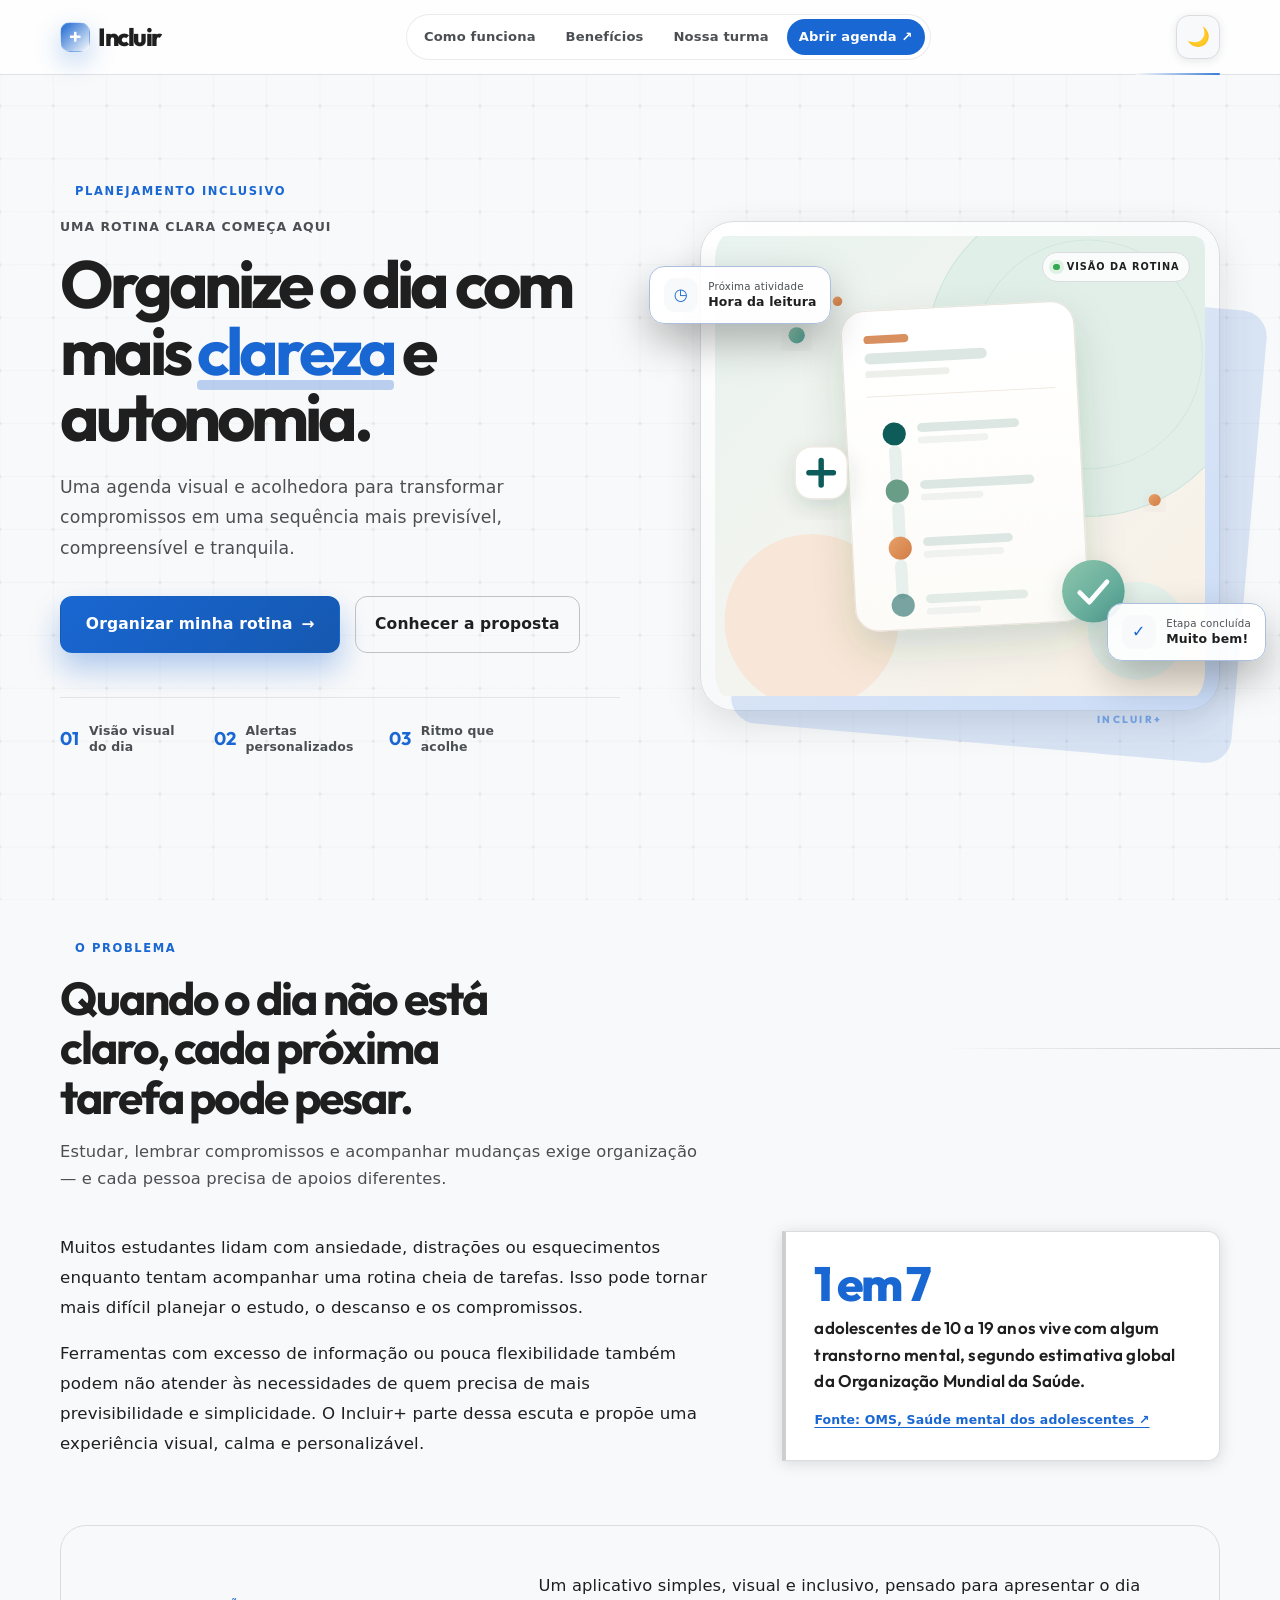
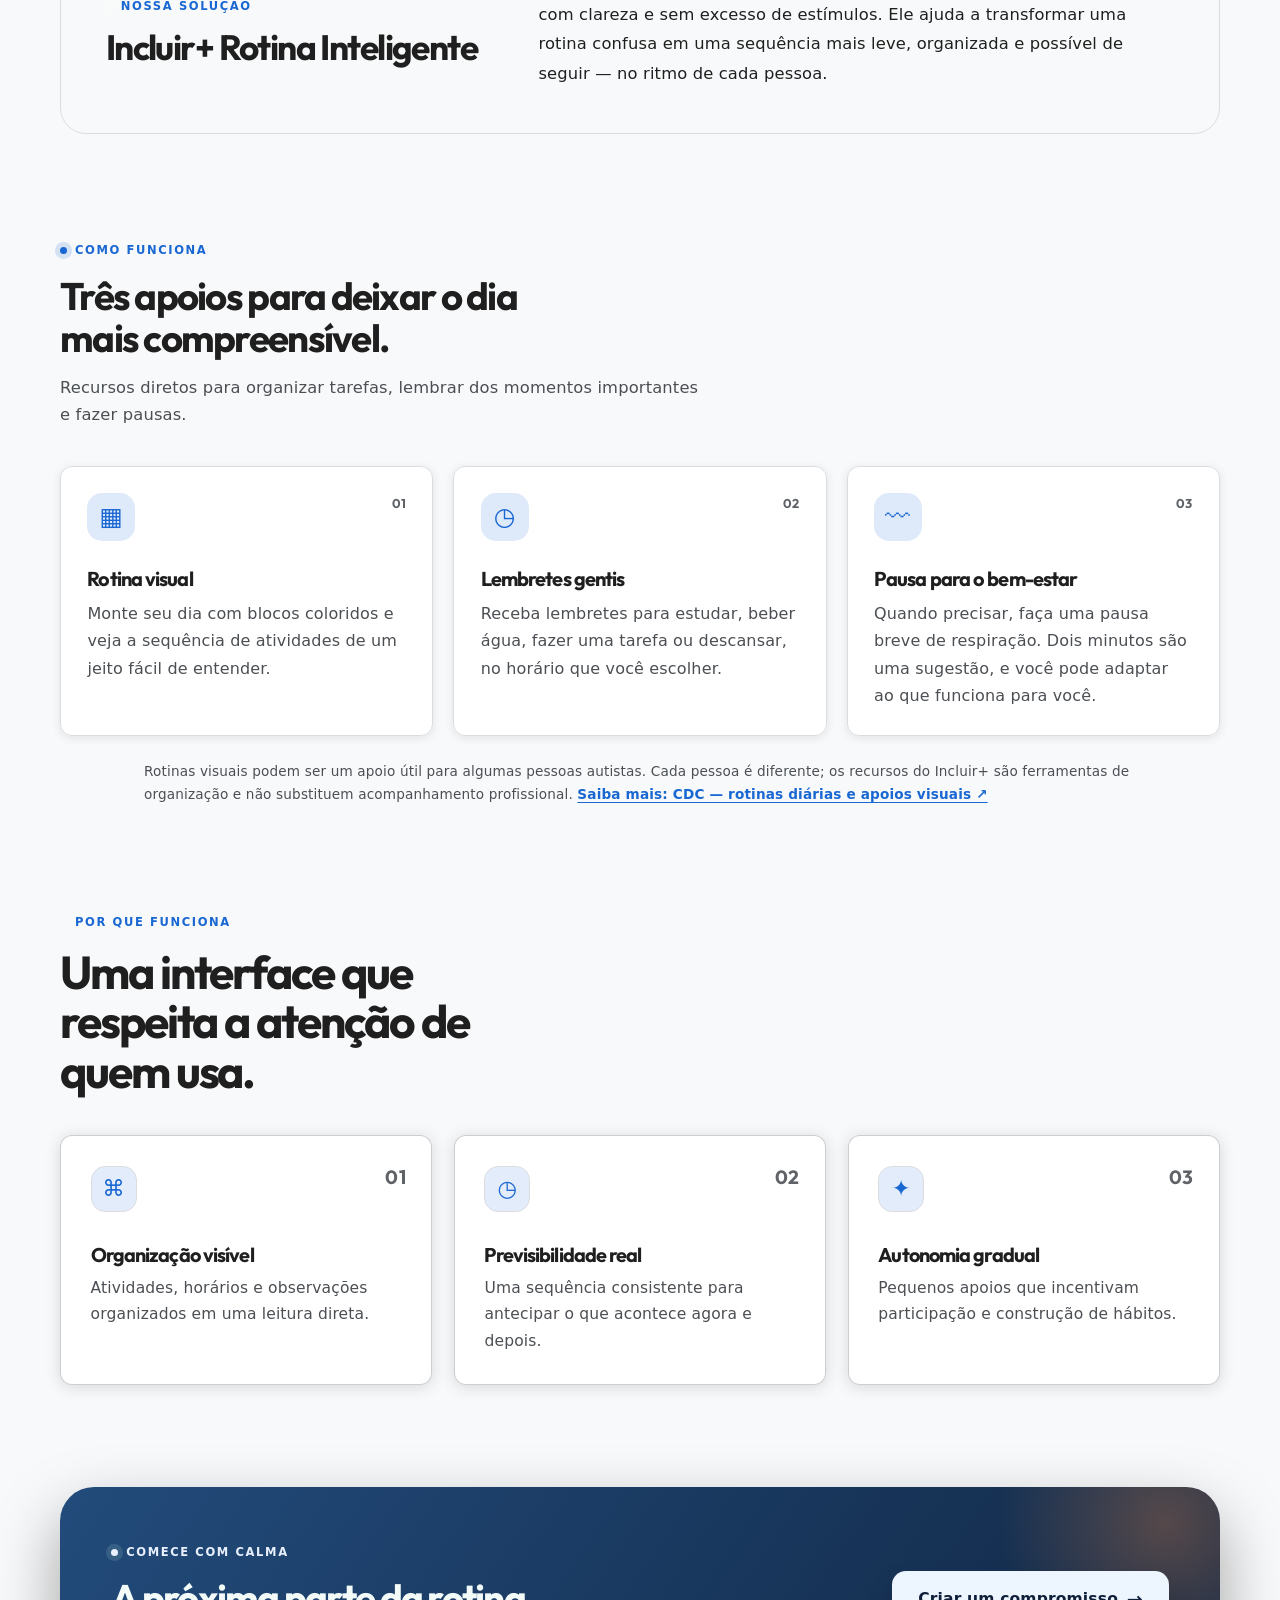
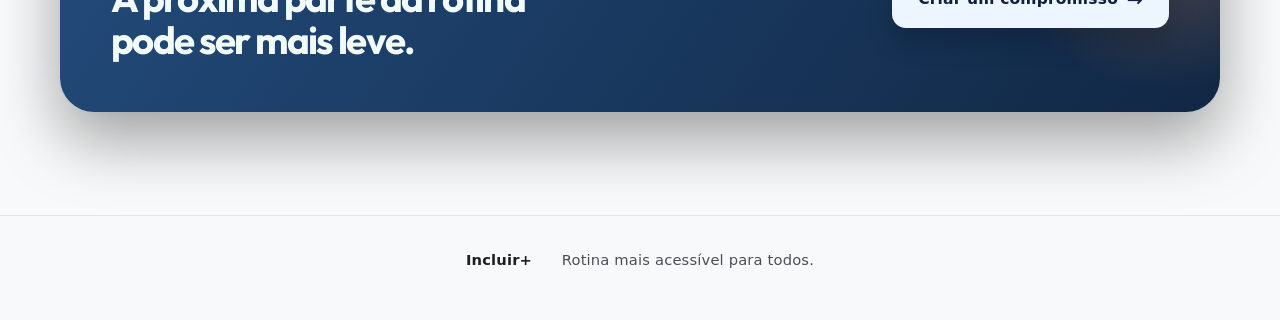
<file: index.html>
<!DOCTYPE html>
<html lang="pt-br">
  <head>
    <meta charset="UTF-8" />
    <meta name="viewport" content="width=device-width, initial-scale=1.0" />
    <title>Incluir+</title>
    <meta
      name="description"
      content="Incluir+ é uma agenda virtual inclusiva para organizar rotina, atividades e compromissos de forma simples e acessível."
    />
    <link rel="preconnect" href="https://fonts.googleapis.com" />
    <link rel="preconnect" href="https://fonts.gstatic.com" crossorigin />
    <link href="https://fonts.googleapis.com/css2?family=DM+Sans:opsz,wght@9..40,400;9..40,500;9..40,600;9..40,700&family=Outfit:wght@500;600;700;800&display=swap" rel="stylesheet" />
    <link rel="stylesheet" href="style.css" />
    <link rel="icon" href="data:image/svg+xml,%3Csvg xmlns='http://www.w3.org/2000/svg' viewBox='0 0 32 32'%3E%3Crect width='32' height='32' rx='9' fill='%230f5c5a'/%3E%3Cpath d='M16 8v16M8 16h16' stroke='white' stroke-width='3.4' stroke-linecap='round'/%3E%3C/svg%3E" />
    <script src="theme.js" defer></script>
    <script src="kinetic-grid.js" defer></script>
  </head>
  <body>
    <canvas id="kinetic-grid" aria-hidden="true"></canvas>
    <a class="skip-link" href="#conteudo">Pular para o conteúdo</a>
    <header class="topbar">
      <div class="container nav">
        <a class="brand" href="index.html" aria-label="Incluir+, página inicial"><span class="brand-mark">+</span>Incluir</a>
        <nav class="menu" aria-label="Menu principal">
          <a href="#sobre">Como funciona</a>
          <a href="#beneficios">Benefícios</a>
          <a href="turma.html">Nossa turma</a>
          <a class="nav-cta" href="agenda.html">Abrir agenda <span aria-hidden="true">↗</span></a>
        </nav>
        <button id="theme-toggle" class="theme-toggle" type="button" aria-label="Alternar tema">🌙</button>
      </div>
    </header>

    <main id="conteudo">
      <section class="hero">
        <div class="container hero-content">
          <div class="hero-text">
            <p class="eyebrow"><span></span> Planejamento inclusivo</p>
            <p class="hero-kicker">Uma rotina clara começa aqui</p>
            <h1>Organize o dia com mais <em>clareza</em> e autonomia.</h1>
            <p class="lead">
              Uma agenda visual e acolhedora para transformar compromissos em uma
              sequência mais previsível, compreensível e tranquila.
            </p>
            <div class="actions">
              <a class="btn btn-primary" href="agenda.html">Organizar minha rotina <span aria-hidden="true">→</span></a>
              <a class="btn btn-ghost" href="#sobre">Conhecer a proposta</a>
            </div>
            <div class="trust-line" aria-label="Destaques do Incluir+">
              <div><strong>01</strong><span>Visão visual<br />do dia</span></div>
              <div><strong>02</strong><span>Alertas<br />personalizados</span></div>
              <div><strong>03</strong><span>Ritmo que<br />acolhe</span></div>
            </div>
          </div>

          <div class="hero-visual">
            <div class="visual-label"><span></span> VISÃO DA ROTINA</div>
            <div class="floating-card floating-card-top"><span>◷</span><div><small>Próxima atividade</small><strong>Hora da leitura</strong></div></div>
            <div class="floating-card floating-card-bottom"><span>✓</span><div><small>Etapa concluída</small><strong>Muito bem!</strong></div></div>
            <img
              src="hero-illustration.svg"
              data-light-src="hero-illustration.svg"
              data-dark-src="hero-illustration-dark.svg"
              alt="Ilustração de uma agenda visual com atividades organizadas ao longo do dia, representando rotina, clareza e acolhimento."
              width="720"
              height="720"
            />
          </div>
        </div>
      </section>

      <section id="problema" class="about">
        <div class="container">
          <div class="section-heading"><p class="eyebrow"><span></span> O problema</p><h2>Quando o dia não está claro, cada próxima tarefa pode pesar.</h2><p class="section-intro">Estudar, lembrar compromissos e acompanhar mudanças exige organização — e cada pessoa precisa de apoios diferentes.</p></div>
          <div class="about-grid">
            <div class="problem-copy">
              <p>Muitos estudantes lidam com ansiedade, distrações ou esquecimentos enquanto tentam acompanhar uma rotina cheia de tarefas. Isso pode tornar mais difícil planejar o estudo, o descanso e os compromissos.</p>
              <p>Ferramentas com excesso de informação ou pouca flexibilidade também podem não atender às necessidades de quem precisa de mais previsibilidade e simplicidade. O Incluir+ parte dessa escuta e propõe uma experiência visual, calma e personalizável.</p>
            </div>
            <aside class="about-highlight" aria-label="Dado sobre saúde mental na adolescência"><span class="stat-number">1 em 7</span><p>adolescentes de 10 a 19 anos vive com algum transtorno mental, segundo estimativa global da Organização Mundial da Saúde.</p><a href="https://www.who.int/news-room/fact-sheets/detail/adolescent-mental-health" target="_blank" rel="noopener noreferrer">Fonte: OMS, Saúde mental dos adolescentes ↗</a></aside>
          </div>
          <div class="solution-band">
            <div><p class="eyebrow"><span></span> Nossa solução</p><h3>Incluir+ Rotina Inteligente</h3></div>
            <p>Um aplicativo simples, visual e inclusivo, pensado para apresentar o dia com clareza e sem excesso de estímulos. Ele ajuda a transformar uma rotina confusa em uma sequência mais leve, organizada e possível de seguir — no ritmo de cada pessoa.</p>
          </div>
        </div>
      </section>

      <section id="sobre" class="workflow" aria-labelledby="workflow-title">
        <div class="container">
          <div class="section-heading"><p class="eyebrow"><span></span> Como funciona</p><h2 id="workflow-title">Três apoios para deixar o dia mais compreensível.</h2><p class="section-intro">Recursos diretos para organizar tarefas, lembrar dos momentos importantes e fazer pausas.</p></div>
          <div class="how-cards">
            <article class="how-card"><span class="how-icon" aria-hidden="true">▦</span><span class="how-number">01</span><h3>Rotina visual</h3><p>Monte seu dia com blocos coloridos e veja a sequência de atividades de um jeito fácil de entender.</p></article>
            <article class="how-card"><span class="how-icon" aria-hidden="true">◷</span><span class="how-number">02</span><h3>Lembretes gentis</h3><p>Receba lembretes para estudar, beber água, fazer uma tarefa ou descansar, no horário que você escolher.</p></article>
            <article class="how-card"><span class="how-icon" aria-hidden="true">〰</span><span class="how-number">03</span><h3>Pausa para o bem-estar</h3><p>Quando precisar, faça uma pausa breve de respiração. Dois minutos são uma sugestão, e você pode adaptar ao que funciona para você.</p></article>
          </div>
          <p class="evidence-note">Rotinas visuais podem ser um apoio útil para algumas pessoas autistas. Cada pessoa é diferente; os recursos do Incluir+ são ferramentas de organização e não substituem acompanhamento profissional. <a href="https://www.cdc.gov/autism/treatment/index.html" target="_blank" rel="noopener noreferrer">Saiba mais: CDC — rotinas diárias e apoios visuais ↗</a></p>
        </div>
      </section>

      <section id="beneficios" class="features">
        <div class="container">
          <div class="section-heading"><p class="eyebrow"><span></span> Por que funciona</p><h2>Uma interface que respeita a atenção de quem usa.</h2></div>
          <div class="cards">
            <article class="card">
              <span class="feature-icon">⌘</span><span class="feature-number">01</span>
              <h3>Organização visível</h3>
              <p>Atividades, horários e observações organizados em uma leitura direta.</p>
            </article>
            <article class="card">
              <span class="feature-icon">◷</span><span class="feature-number">02</span>
              <h3>Previsibilidade real</h3>
              <p>Uma sequência consistente para antecipar o que acontece agora e depois.</p>
            </article>
            <article class="card">
              <span class="feature-icon">✦</span><span class="feature-number">03</span>
              <h3>Autonomia gradual</h3>
              <p>Pequenos apoios que incentivam participação e construção de hábitos.</p>
            </article>
          </div>
        </div>
      </section>

      <section class="closing-cta">
        <div class="container cta-panel">
          <div>
            <p class="eyebrow"><span></span> Comece com calma</p>
            <h2>A próxima parte da rotina pode ser mais leve.</h2>
          </div>
          <a class="btn btn-light" href="agenda.html">Criar um compromisso <span>→</span></a>
        </div>
      </section>
    </main>

    <footer class="footer">
      <div class="container">
        <p><strong>Incluir+</strong> <span>•</span> Rotina mais acessível para todos.</p>
      </div>
    </footer>
  </body>
</html>
</file>
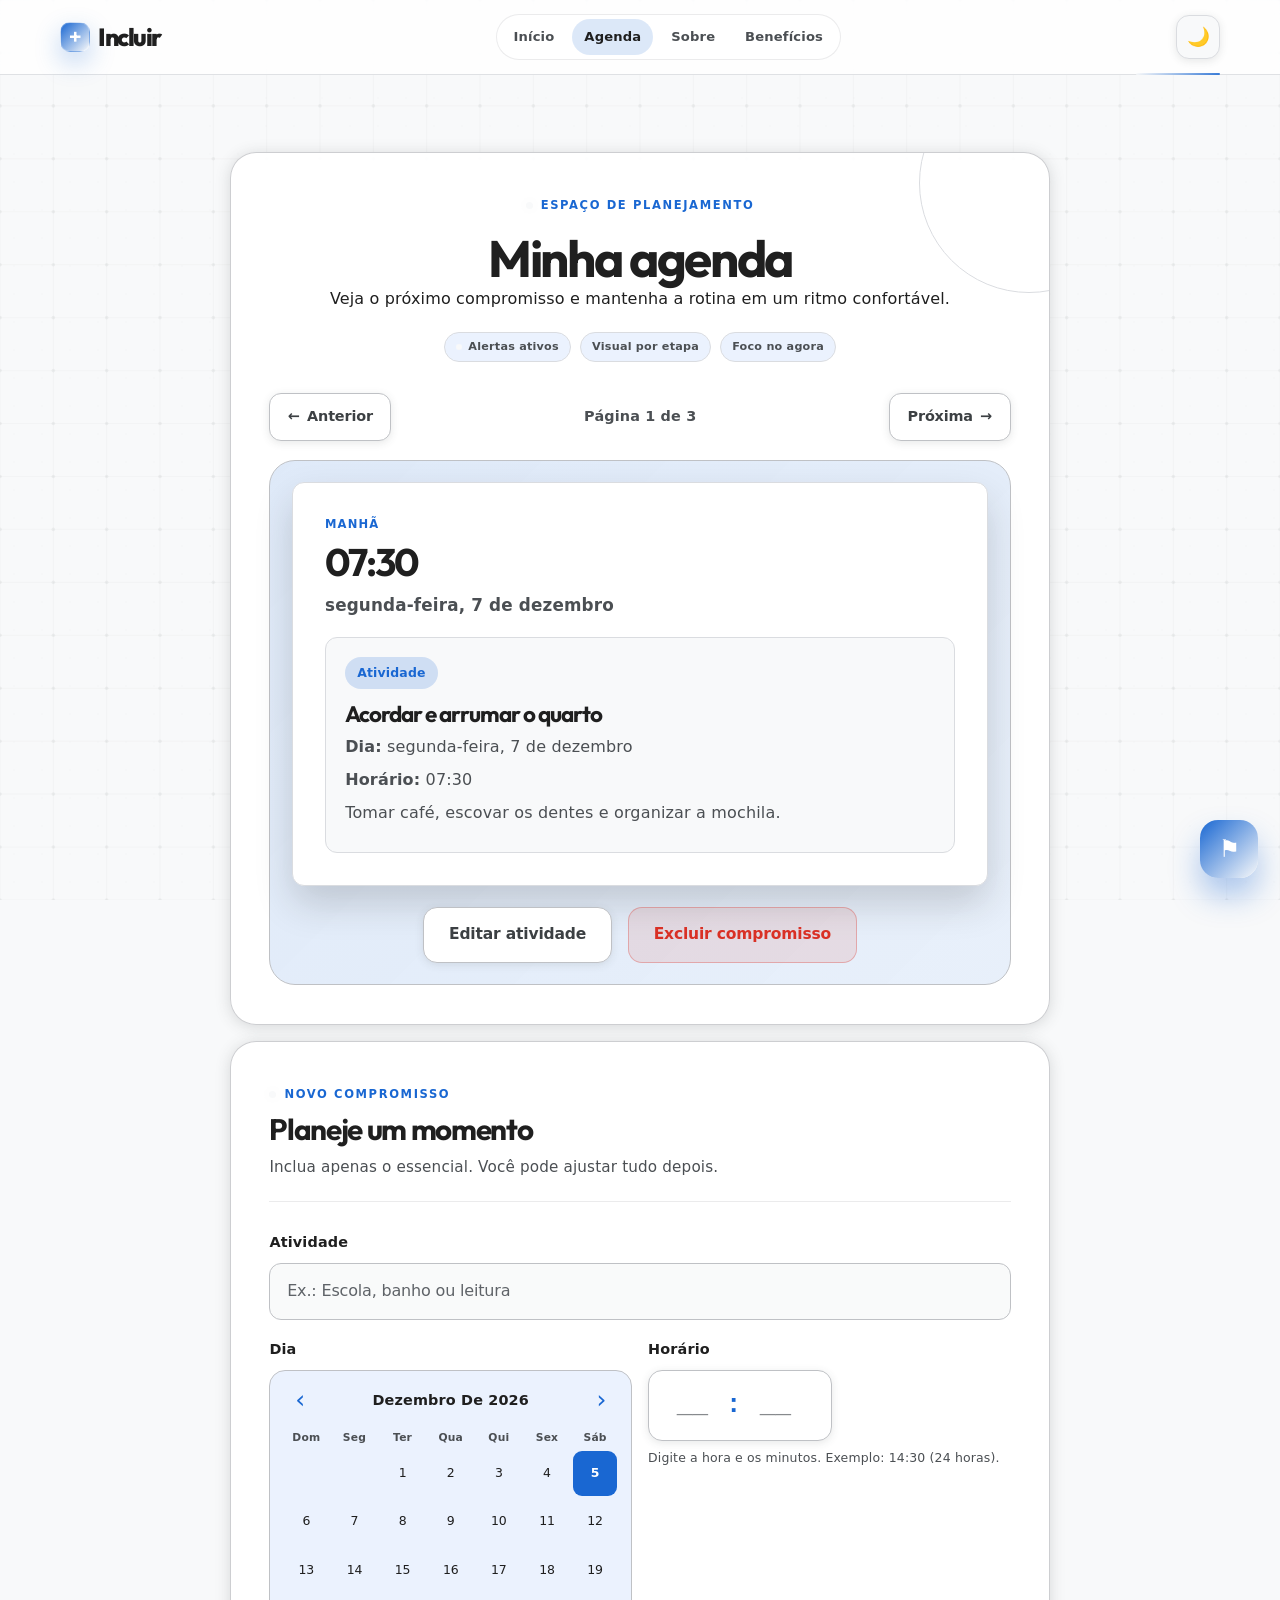
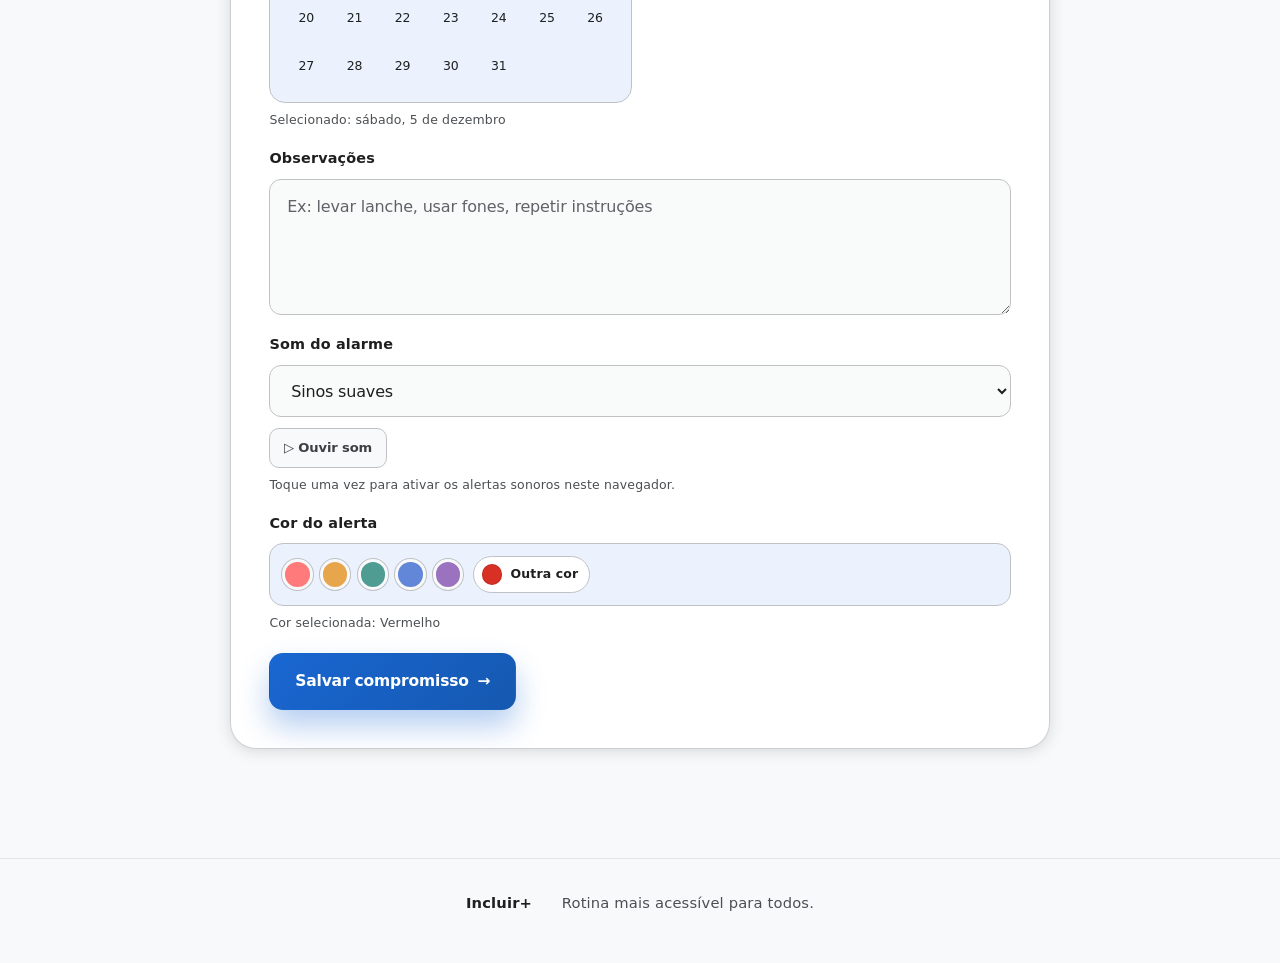
<file: agenda.html>
<!DOCTYPE html>
<html lang="pt-br">
  <head>
    <meta charset="UTF-8" />
    <meta name="viewport" content="width=device-width, initial-scale=1.0" />
    <title>Agenda | Incluir+</title>
    <meta
      name="description"
      content="Agenda pessoal para organizar horários, atividades e compromissos do dia a dia."
    />
    <link rel="preconnect" href="https://fonts.googleapis.com" />
    <link rel="preconnect" href="https://fonts.gstatic.com" crossorigin />
    <link href="https://fonts.googleapis.com/css2?family=DM+Sans:opsz,wght@9..40,400;9..40,500;9..40,600;9..40,700&family=Outfit:wght@500;600;700;800&display=swap" rel="stylesheet" />
    <link rel="stylesheet" href="style.css" />
    <link rel="icon" href="data:image/svg+xml,%3Csvg xmlns='http://www.w3.org/2000/svg' viewBox='0 0 32 32'%3E%3Crect width='32' height='32' rx='9' fill='%230f5c5a'/%3E%3Cpath d='M16 8v16M8 16h16' stroke='white' stroke-width='3.4' stroke-linecap='round'/%3E%3C/svg%3E" />
    <script src="theme.js" defer></script>
    <script src="kinetic-grid.js" defer></script>
    <script src="script.js" defer></script>
  </head>
  <body>
    <canvas id="kinetic-grid" aria-hidden="true"></canvas>
    <a class="skip-link" href="#conteudo">Pular para o conteúdo</a>
    <header class="topbar">
      <div class="container nav">
        <a class="brand" href="index.html" aria-label="Incluir+, página inicial"><span class="brand-mark">+</span>Incluir</a>
        <nav class="menu" aria-label="Menu principal">
          <a href="index.html">Início</a>
          <a href="agenda.html" aria-current="page">Agenda</a>
          <a href="index.html#sobre">Sobre</a>
          <a href="index.html#beneficios">Benefícios</a>
        </nav>
        <button id="theme-toggle" class="theme-toggle" type="button" aria-label="Alternar tema">🌙</button>
      </div>
    </header>

    <main id="conteudo" class="agenda-page">
      <section class="agenda-book-section">
        <div class="container book-wrapper">
          <div class="book-panel">
            <div class="book-header">
              <p class="eyebrow"><span></span> Espaço de planejamento</p>
              <h1>Minha agenda</h1>
              <p>Veja o próximo compromisso e mantenha a rotina em um ritmo confortável.</p>
              <div class="agenda-status" aria-label="Recursos da agenda"><span><i></i> Alertas ativos</span><span>Visual por etapa</span><span>Foco no agora</span></div>
            </div>

            <div class="book-navigation">
                <button id="prev-page" class="nav-btn" type="button" aria-label="Página anterior"><span>←</span> Anterior</button>
              <span id="page-indicator" class="page-indicator">Página 1 de 1</span>
                <button id="next-page" class="nav-btn" type="button" aria-label="Próxima página">Próxima <span>→</span></button>
            </div>

            <div class="page-frame">
              <div id="agenda-page" class="agenda-page-card" aria-live="polite"></div>
              <div class="agenda-actions">
                <button id="edit-current-task" class="btn btn-secondary" type="button">Editar atividade</button>
                <button id="delete-current-task" class="btn btn-danger" type="button">Excluir compromisso</button>
              </div>
            </div>
          </div>
        </div>
      </section>

      <section class="planner-form-section">
        <div class="container">
          <div class="planner-form card-panel">
            <div class="form-heading"><p class="eyebrow"><span></span> Novo compromisso</p><h2 id="form-title">Planeje um momento</h2><p>Inclua apenas o essencial. Você pode ajustar tudo depois.</p></div>
            <form id="agenda-form">
              <div class="field-group">
                <label for="task-title">Atividade</label>
                <input id="task-title" name="title" type="text" placeholder="Ex.: Escola, banho ou leitura" autocomplete="off" required />
              </div>

              <div class="field-row planner-details">
                <div class="field-group calendar-field">
                  <label for="task-date">Dia</label>
                  <input id="task-date" name="date" type="hidden" required />
                  <div class="task-calendar" aria-label="Escolha o dia do compromisso">
                    <div class="calendar-topbar">
                      <button id="calendar-prev" class="calendar-nav" type="button" aria-label="Mês anterior">‹</button>
                      <strong id="calendar-month" aria-live="polite"></strong>
                      <button id="calendar-next" class="calendar-nav" type="button" aria-label="Próximo mês">›</button>
                    </div>
                    <div class="calendar-weekdays" aria-hidden="true">
                      <span>Dom</span><span>Seg</span><span>Ter</span><span>Qua</span><span>Qui</span><span>Sex</span><span>Sáb</span>
                    </div>
                    <div id="calendar-days" class="calendar-days" role="grid" aria-label="Dias do mês"></div>
                  </div>
                  <small id="selected-date-label" class="field-hint"></small>
                </div>

                <div class="field-group time-field">
                  <label class="time-label" for="task-hour">Horário</label>
                  <input id="task-time" name="time" type="hidden" />
                  <div class="time-entry" role="group" aria-label="Horário no formato de 24 horas">
                    <input id="task-hour" class="time-part-input" type="text" inputmode="numeric" maxlength="2" placeholder="__" autocomplete="off" required aria-label="Hora, de 00 a 23" aria-describedby="time-hint" />
                    <span class="time-separator" aria-hidden="true">:</span>
                    <input id="task-minute" class="time-part-input" type="text" inputmode="numeric" maxlength="2" placeholder="__" autocomplete="off" required aria-label="Minuto, de 00 a 59" aria-describedby="time-hint" />
                  </div>
                  <small id="time-hint" class="field-hint">Digite a hora e os minutos. Exemplo: 14:30 (24 horas).</small>
                </div>
              </div>

              <div class="field-group">
                <label for="task-notes">Observações</label>
                <textarea id="task-notes" name="notes" rows="4" placeholder="Ex: levar lanche, usar fones, repetir instruções"></textarea>
              </div>

              <div class="field-group">
                <label for="alarm-sound">Som do alarme</label>
                <select id="alarm-sound" name="alarmSound" aria-label="Escolha o som do alarme">
                  <option value="soft-bells">Sinos suaves</option>
                  <option value="warm-chime">Sino acolhedor</option>
                  <option value="gentle-piano">Piano delicado</option>
                  <option value="calm-wave">Onda tranquila</option>
                </select>
                <button id="preview-alarm" class="sound-preview-btn" type="button">▷ Ouvir som</button>
                <small class="field-hint">Toque uma vez para ativar os alertas sonoros neste navegador.</small>
              </div>

              <div class="field-group">
                <label for="alert-color">Cor do alerta</label>
                <div class="alert-color-control">
                  <input
                    id="alert-color"
                    name="alertColor"
                    type="color"
                    value="#d93025"
                    aria-label="Escolha a cor do alerta da agenda"
                    class="alert-color-input"
                  />
                  <div class="color-presets" role="group" aria-label="Cores sugeridas">
                    <button class="color-preset" type="button" data-color="#ff7a7a" aria-label="Rosa suave" title="Rosa suave"></button>
                    <button class="color-preset" type="button" data-color="#e7a64c" aria-label="Amarelo dourado" title="Amarelo dourado"></button>
                    <button class="color-preset" type="button" data-color="#4f9d92" aria-label="Verde água" title="Verde água"></button>
                    <button class="color-preset" type="button" data-color="#6387d8" aria-label="Azul sereno" title="Azul sereno"></button>
                    <button class="color-preset" type="button" data-color="#9a72bf" aria-label="Lilás" title="Lilás"></button>
                  </div>
                  <label class="custom-color-button" for="alert-color"><span class="color-preview" aria-hidden="true"></span> Outra cor</label>
                </div>
                <small id="selected-color-label" class="field-hint">Cor selecionada: Rosa suave</small>
              </div>

              <div class="form-actions">
                <button type="submit" class="btn btn-primary">Salvar compromisso <span aria-hidden="true">→</span></button>
                <button type="button" id="cancel-edit" class="btn btn-secondary hidden">Cancelar</button>
              </div>
            </form>
          </div>
        </div>
      </section>
    </main>

    <button id="manual-alert-btn" class="manual-alert-btn" type="button" aria-label="Ativar compromisso atual">
      ⚑
    </button>

    <button id="dismiss-alarm-btn" class="dismiss-alarm-btn hidden" type="button" aria-label="Desligar alarme">
      Desligar alarme
    </button>

    <footer class="footer">
      <div class="container">
        <p><strong>Incluir+</strong> <span>•</span> Rotina mais acessível para todos.</p>
      </div>
    </footer>
  </body>
</html>
</file>
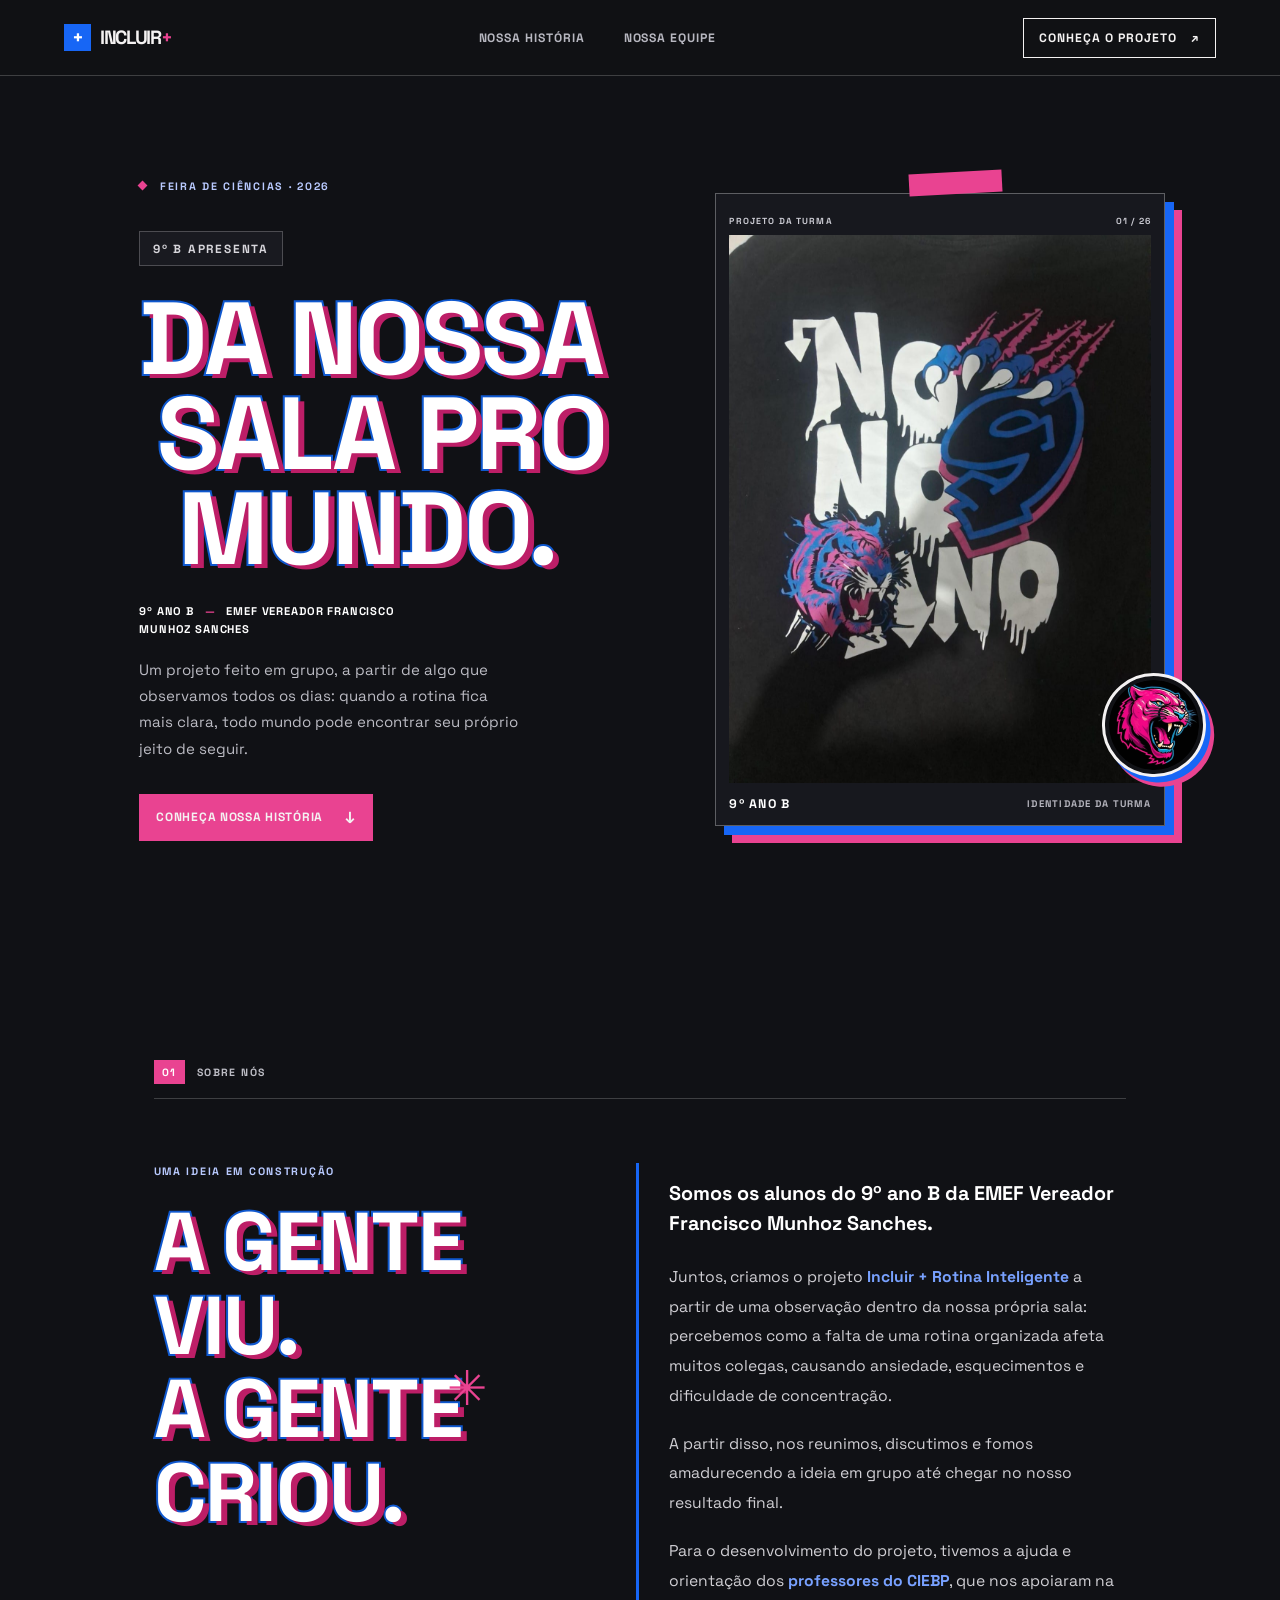
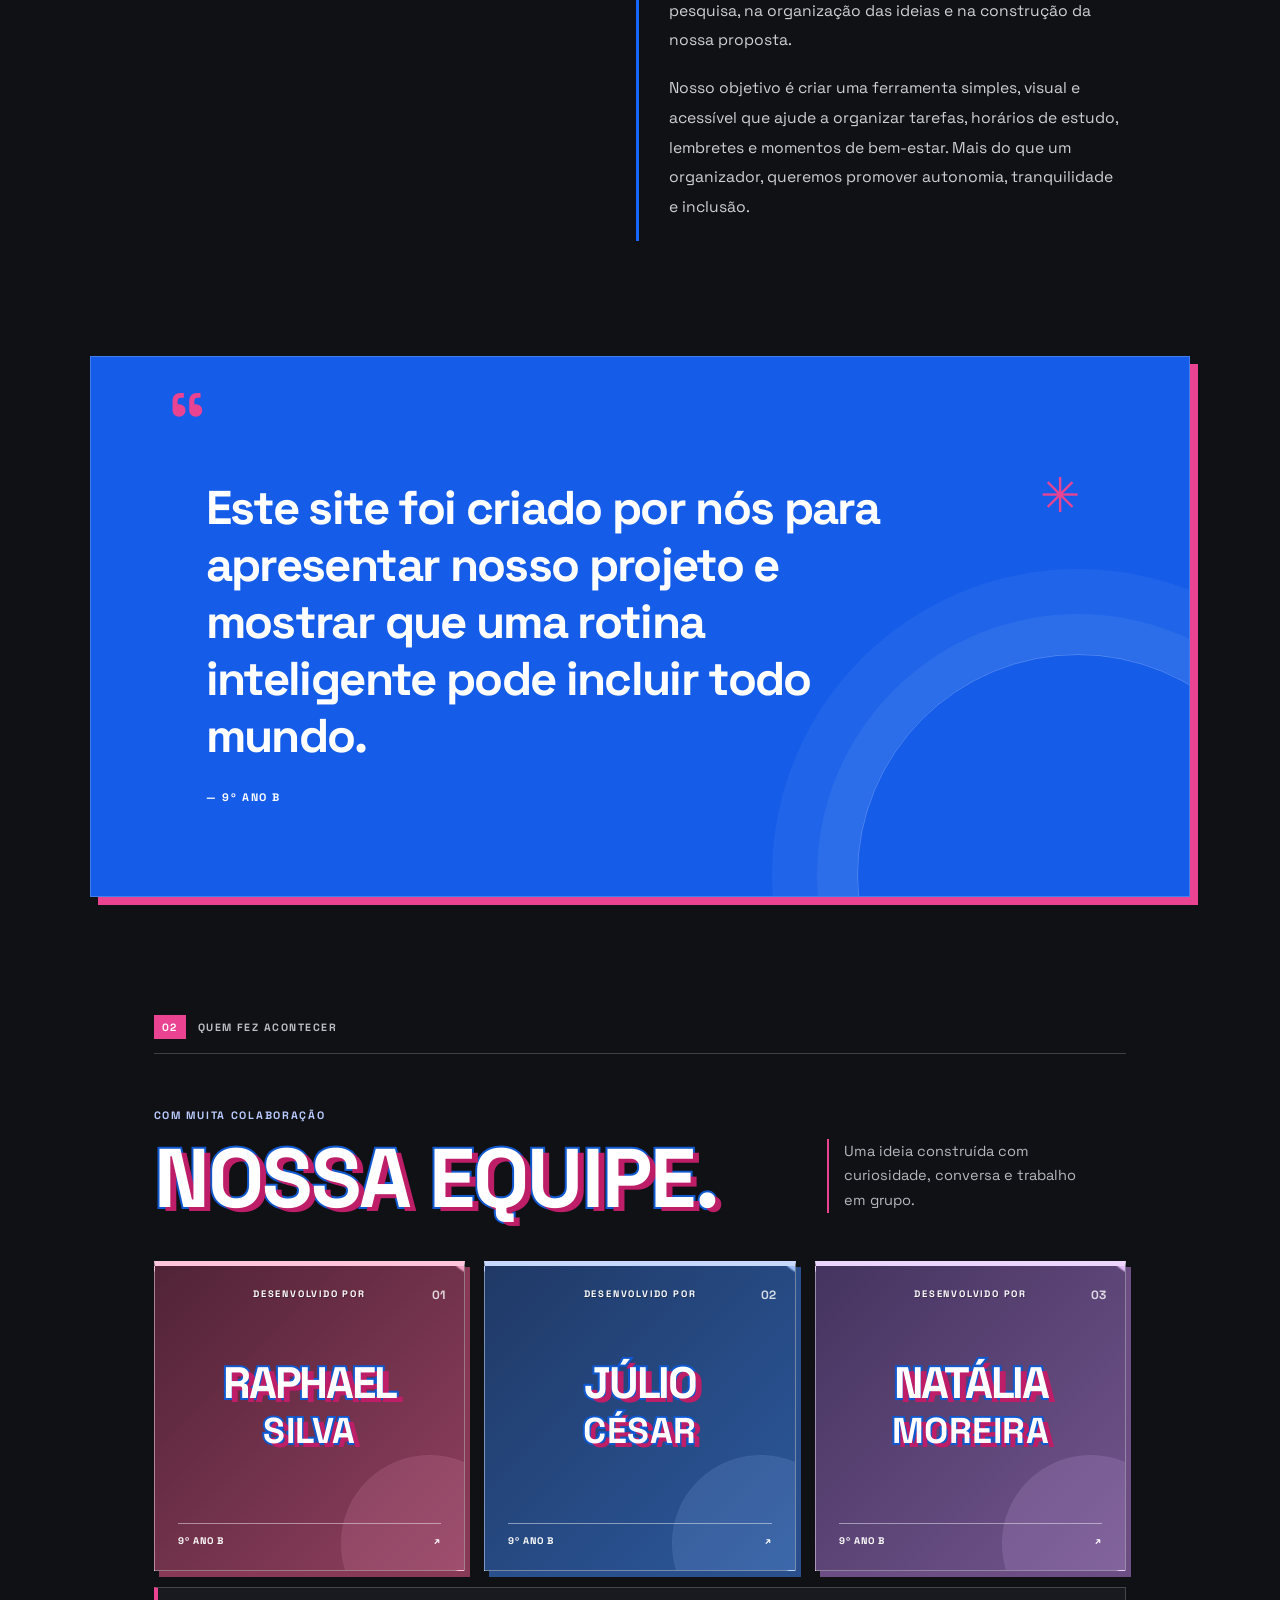
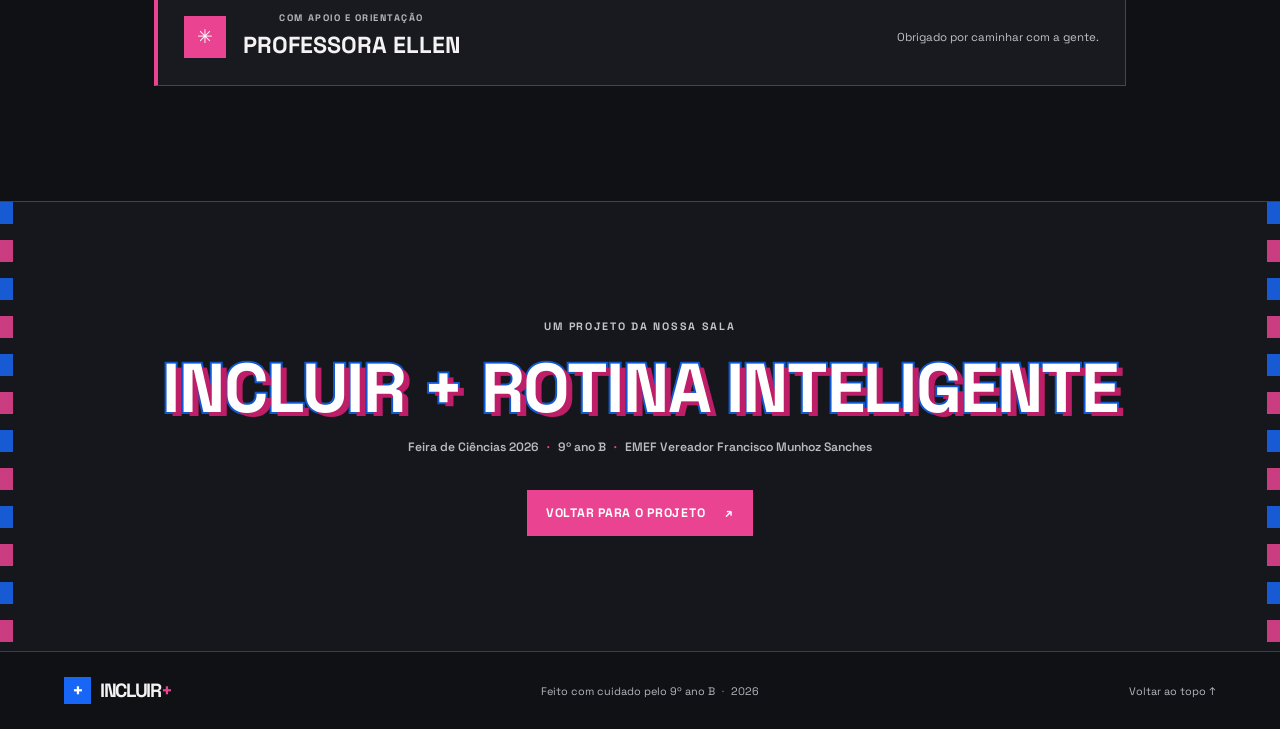
<file: turma.html>
<!DOCTYPE html>
<html lang="pt-BR">
  <head>
    <meta charset="UTF-8" />
    <meta name="viewport" content="width=device-width, initial-scale=1.0" />
    <meta name="theme-color" content="#111216" />
    <meta name="description" content="Uma homenagem ao 9º ano B da EMEF Vereador Francisco Munhoz Sanches e ao projeto Incluir + Rotina Inteligente." />
    <title>Nossa turma — Incluir + Rotina Inteligente</title>
    <link rel="preconnect" href="https://fonts.googleapis.com" />
    <link rel="preconnect" href="https://fonts.gstatic.com" crossorigin />
    <link rel="preconnect" href="https://api.fontshare.com" />
    <link rel="preconnect" href="https://cdn.fontshare.com" crossorigin />
    <link href="https://api.fontshare.com/v2/css?f[]=sharpie@400,700,800,900&display=swap" rel="stylesheet" />
    <link href="https://fonts.googleapis.com/css2?family=Space+Grotesk:wght@400;500;600;700&display=swap" rel="stylesheet" />
    <link rel="stylesheet" href="turma.css" />
  </head>
  <body>
    <a class="skip-link" href="#conteudo">Pular para o conteúdo</a>
    <header class="site-header">
      <a class="wordmark" href="index.html" aria-label="Incluir+, voltar ao projeto"><span class="wordmark-symbol">+</span><span>incluir<span class="wordmark-plus">+</span></span></a>
      <nav aria-label="Navegação da página">
        <a href="#historia">Nossa história</a>
        <a href="#equipe">Nossa equipe</a>
      </nav>
      <a class="header-link" href="index.html">Conheça o projeto <span aria-hidden="true">↗</span></a>
    </header>

    <main id="conteudo">
      <section class="hero" aria-labelledby="hero-title">
        <div class="hero-copy">
          <p class="overline"><span class="overline-dot"></span> Feira de Ciências · 2026</p>
          <p class="hero-pretitle">9º B apresenta</p>
          <h1 id="hero-title"><span>DA NOSSA</span><em>SALA PRO</em><span>MUNDO.</span></h1>
          <p class="hero-school">9º ano B <span>—</span> EMEF Vereador Francisco Munhoz Sanches</p>
          <p class="hero-description">Um projeto feito em grupo, a partir de algo que observamos todos os dias: quando a rotina fica mais clara, todo mundo pode encontrar seu próprio jeito de seguir.</p>
          <a class="round-link" href="#historia">Conheça nossa história <span aria-hidden="true">↓</span></a>
        </div>
        <div class="hero-art">
          <div class="art-label"><span>PROJETO DA TURMA</span><span>01 / 26</span></div>
          <img src="camiseta-9b.jpeg" alt="Camiseta preta do 9º ano B com estampa urbana em branco, azul e rosa, incluindo o número 9B e um tigre." />
          <div class="art-caption"><span>9º ANO B</span><span>IDENTIDADE DA TURMA</span></div>
          <img class="art-sticker" src="logo-9b.jpeg" alt="Mascote do 9º ano B: tigre rosa e azul" />
        </div>
        <div class="hero-index" aria-hidden="true">NOSSA TURMA · NOSSA IDEIA · NOSSO PROJETO</div>
      </section>

      <section class="story section-wrap" id="historia" aria-labelledby="story-title">
        <div class="section-marker"><span>01</span><span>Sobre nós</span></div>
        <div class="story-grid">
          <div class="story-heading">
            <p class="overline">Uma ideia em construção</p>
            <h2 id="story-title">A gente <em>viu.</em><br />A gente <em>criou.</em></h2>
            <div class="scribble" aria-hidden="true">✳</div>
          </div>
          <div class="story-copy">
            <p class="story-lead">Somos os alunos do 9º ano B da EMEF Vereador Francisco Munhoz Sanches.</p>
            <p>Juntos, criamos o projeto <strong>Incluir + Rotina Inteligente</strong> a partir de uma observação dentro da nossa própria sala: percebemos como a falta de uma rotina organizada afeta muitos colegas, causando ansiedade, esquecimentos e dificuldade de concentração.</p>
            <p>A partir disso, nos reunimos, discutimos e fomos amadurecendo a ideia em grupo até chegar no nosso resultado final.</p>
            <p>Para o desenvolvimento do projeto, tivemos a ajuda e orientação dos <strong>professores do CIEBP</strong>, que nos apoiaram na pesquisa, na organização das ideias e na construção da nossa proposta.</p>
            <p>Nosso objetivo é criar uma ferramenta simples, visual e acessível que ajude a organizar tarefas, horários de estudo, lembretes e momentos de bem-estar. Mais do que um organizador, queremos promover autonomia, tranquilidade e inclusão.</p>
          </div>
        </div>
      </section>

      <section class="manifesto" aria-label="Mensagem da turma">
        <div class="manifesto-inner">
          <span class="manifesto-mark" aria-hidden="true">“</span>
          <p>Este site foi criado por nós para apresentar nosso projeto e mostrar que uma rotina inteligente pode incluir todo mundo.</p>
          <span class="manifesto-credit">— 9º ano B</span>
          <span class="manifesto-doodle" aria-hidden="true">✳</span>
        </div>
      </section>

      <section class="team section-wrap" id="equipe" aria-labelledby="team-title">
        <div class="section-marker"><span>02</span><span>Quem fez acontecer</span></div>
        <div class="team-heading">
          <div><p class="overline">Com muita colaboração</p><h2 id="team-title">Nossa <em>equipe.</em></h2></div>
          <p>Uma ideia construída com curiosidade, conversa e trabalho em grupo.</p>
        </div>
        <div class="team-grid">
          <article class="person-card person-card-a"><span class="person-number">01</span><span class="person-spark" aria-hidden="true">✳</span><p class="person-role">Desenvolvido por</p><h3><span>Raphael</span><span>Silva</span></h3><div class="person-bottom"><span>9º ano B</span><span>↗</span></div></article>
          <article class="person-card person-card-b"><span class="person-number">02</span><span class="person-spark" aria-hidden="true">✳</span><p class="person-role">Desenvolvido por</p><h3><span>Júlio</span><span>César</span></h3><div class="person-bottom"><span>9º ano B</span><span>↗</span></div></article>
          <article class="person-card person-card-c"><span class="person-number">03</span><span class="person-spark" aria-hidden="true">✳</span><p class="person-role">Desenvolvido por</p><h3><span>Natália</span><span>Moreira</span></h3><div class="person-bottom"><span>9º ano B</span><span>↗</span></div></article>
        </div>
        <div class="support-row"><span class="support-icon" aria-hidden="true">✳</span><div><p class="person-role">Com apoio e orientação</p><p class="support-names">Professora Ellen</p></div><span class="support-note">Obrigado por caminhar com a gente.</span></div>
      </section>

      <section class="closing-note" aria-label="Identificação do projeto">
        <p class="overline">Um projeto da nossa sala</p>
        <h2>Incluir + <em>Rotina Inteligente</em></h2>
        <p>Feira de Ciências 2026 <span>·</span> 9º ano B <span>·</span> EMEF Vereador Francisco Munhoz Sanches</p>
        <a href="index.html" class="back-link">Voltar para o projeto <span aria-hidden="true">↗</span></a>
      </section>
    </main>

    <footer class="site-footer"><a class="wordmark" href="index.html"><span class="wordmark-symbol">+</span><span>incluir<span class="wordmark-plus">+</span></span></a><p>Feito com cuidado pelo 9º ano B <span>·</span> 2026</p><a href="#conteudo">Voltar ao topo ↑</a></footer>
  </body>
</html>
</file>
<file: style.css>
:root {
  /* Surfaces */
  --bg: #f7f6f2;
  --surface: #ffffff;
  --surface-strong: #f1efe9;
  --surface-soft: #eaf3ef;
  --surface-tint: #f4f1ea;
  --overlay: rgba(255, 255, 255, 0.72);
  --theme-gradient: linear-gradient(160deg, #fbfaf7 0%, #f4f5f0 52%, #eef5f1 100%);

  /* Brand */
  --primary: #0f5c5a;
  --primary-600: #14706c;
  --primary-dark: #0a3f3d;
  --secondary: #4f9d92;
  --secondary-soft: #a9d6cb;
  --accent: #cf7d47;
  --accent-soft: #f6e7d8;
  --accent-warm: #e6a06b;
  --danger: #b8534f;
  --danger-soft: rgba(184, 83, 79, 0.1);

  /* Text */
  --text: #16211f;
  --muted: #5f6b68;
  --muted-soft: #8b938f;
  --on-primary: #f4fbf9;

  /* Lines & depth */
  --border: rgba(15, 92, 90, 0.12);
  --border-strong: rgba(15, 92, 90, 0.2);
  --hairline: rgba(20, 32, 31, 0.06);

  /* Brand */
  --primary: #0f5c5a;
  --primary-600: #14706c;
  --primary-dark: #0a3f3d;
  --secondary: #4f9d92;
  --secondary-soft: #a9d6cb;
  --accent: #cf7d47;
  --accent-soft: #f6e7d8;
  --accent-warm: #e6a06b;
  --danger: #b8534f;
  --danger-soft: rgba(184, 83, 79, 0.1);

  /* Text */
  --text: #16211f;
  --muted: #5f6b68;
  --muted-soft: #8b938f;
  --on-primary: #f4fbf9;

  /* Lines & depth */
  --border: rgba(15, 92, 90, 0.12);
  --border-strong: rgba(15, 92, 90, 0.2);
  --hairline: rgba(20, 32, 31, 0.08);
  --shadow-sm: 0 2px 8px rgba(16, 45, 42, 0.05);
  --shadow: 0 20px 50px rgba(16, 45, 42, 0.09);
  --shadow-lg: 0 34px 70px rgba(16, 45, 42, 0.14);

  /* Controls */
  --toggle-bg: #eceee9;
  --toggle-text: var(--primary-dark);

  /* Alerts (overridable via JS) */
  --alert-color: #d93025;
  --alert-color-rgb: 217, 48, 37;

  /* Rhythm */
  --radius-sm: 12px;
  --radius: 18px;
  --radius-lg: 26px;
  --radius-xl: 34px;
  --section-y: clamp(3.5rem, 8vw, 7rem);

  color-scheme: light;
}

body.dark-theme {
  --bg: #09090b;
  --surface: #101013;
  --surface-strong: #17171b;
  --surface-soft: #17171b;
  --surface-tint: #1c1c21;
  --overlay: rgba(9, 9, 11, 0.78);
  --theme-gradient: linear-gradient(160deg, #09090b 0%, #101013 55%, #09090b 100%);

  --primary: #7a7a7a;
  --primary-600: #a1a1aa;
  --primary-dark: #fafafa;
  --secondary: #17171b;
  --secondary-soft: #1c1c21;
  --accent: #e3af35;
  --accent-soft: rgba(227, 175, 53, 0.14);
  --accent-warm: #c2820a;
  --danger: oklch(0.704 0.191 22.216);
  --danger-soft: rgba(239, 68, 68, 0.14);

  --text: #fafafa;
  --muted: #a1a1aa;
  --muted-soft: #71717a;
  --on-primary: #09090b;

  --border: rgba(255, 255, 255, 0.08);
  --border-strong: rgba(255, 255, 255, 0.14);
  --hairline: rgba(255, 255, 255, 0.08);
  --shadow-sm: 0 2px 8px rgba(0, 0, 0, 0.3);
  --shadow: 0 22px 54px rgba(0, 0, 0, 0.42);
  --shadow-lg: 0 34px 70px rgba(0, 0, 0, 0.5);

  --toggle-bg: #17171b;
  --toggle-text: #e3af35;
  --ring: #e3af35;
  --alert-color: #e3af35;
  --alert-color-rgb: 227, 175, 53;

  color-scheme: dark;
}

/* --------------------------------------------------------------------------
   2. Reset & base
   -------------------------------------------------------------------------- */
*,
*::before,
*::after {
  box-sizing: border-box;
}

html {
  scroll-behavior: smooth;
  -webkit-text-size-adjust: 100%;
}

body {
  margin: 0;
  min-height: 100vh;
  font-family: "DM Sans", "Segoe UI", system-ui, Arial, sans-serif;
  font-size: 1rem;
  line-height: 1.65;
  letter-spacing: -0.011em;
  color: var(--text);
  background: var(--bg);
  text-rendering: optimizeLegibility;
  -webkit-font-smoothing: antialiased;
  position: relative;
  overflow-x: hidden;
  transition: color 0.3s ease;
}

/* Interactive canvas background */
#kinetic-grid {
  position: fixed;
  inset: 0;
  z-index: 0;
  width: 100%;
  height: 100%;
  pointer-events: none;
}

body > * {
  position: relative;
  z-index: 1;
}

img,
svg {
  max-width: 100%;
  display: block;
}

h1,
h2,
h3,
h4 {
  font-family: "Outfit", "DM Sans", sans-serif;
  color: var(--text);
  letter-spacing: -0.045em;
  line-height: 1.08;
  margin: 0;
}

p {
  margin: 0;
}

a {
  color: inherit;
}

button,
input,
select,
textarea {
  font: inherit;
  letter-spacing: -0.011em;
}

:focus-visible {
  outline: 3px solid color-mix(in srgb, var(--primary) 55%, transparent);
  outline-offset: 2px;
  border-radius: 6px;
}

::selection {
  background: color-mix(in srgb, var(--secondary) 40%, transparent);
}

.container {
  width: min(1160px, calc(100% - 2.5rem));
  margin: 0 auto;
}

/* --------------------------------------------------------------------------
   3. Buttons
   -------------------------------------------------------------------------- */
.btn {
  --btn-lift: 0;
  display: inline-flex;
  align-items: center;
  justify-content: center;
  gap: 0.55rem;
  min-height: 52px;
  padding: 0.9rem 1.55rem;
  border: 1px solid transparent;
  border-radius: 14px;
  font-weight: 600;
  font-size: 0.97rem;
  text-decoration: none;
  cursor: pointer;
  white-space: nowrap;
  position: relative;
  overflow: hidden;
  isolation: isolate;
  transform: translateY(var(--btn-lift));
  transition: transform 0.22s ease, box-shadow 0.25s ease, background 0.25s ease,
    border-color 0.25s ease, color 0.25s ease;
}

.btn:disabled {
  opacity: 0.45;
  cursor: not-allowed;
  transform: none;
  box-shadow: none;
}

.btn-primary {
  background: linear-gradient(135deg, var(--primary) 0%, var(--primary-600) 100%);
  color: var(--on-primary);
  box-shadow: 0 16px 30px color-mix(in srgb, var(--primary) 32%, transparent);
}

.btn-primary::before {
  content: "";
  position: absolute;
  inset: 0 auto 0 -60%;
  width: 55%;
  background: linear-gradient(100deg, transparent, rgba(255, 255, 255, 0.22), transparent);
  transform: skewX(-18deg);
  transition: left 0.6s ease;
  z-index: -1;
}

.btn-primary:not(:disabled):hover {
  --btn-lift: -2px;
  box-shadow: 0 20px 38px color-mix(in srgb, var(--primary) 40%, transparent);
}

.btn-primary:not(:disabled):hover::before {
  left: 120%;
}

.btn-secondary {
  background: var(--surface);
  color: var(--primary-dark);
  border-color: var(--border-strong);
  box-shadow: var(--shadow-sm);
}

.btn-secondary:not(:disabled):hover {
  --btn-lift: -2px;
  border-color: color-mix(in srgb, var(--primary) 45%, transparent);
  box-shadow: var(--shadow);
}

.btn-ghost {
  background: transparent;
  color: var(--text);
  border-color: var(--border-strong);
  padding-inline: 1.2rem;
  font-weight: 600;
}

.btn-ghost:not(:disabled):hover {
  --btn-lift: -2px;
  background: var(--surface-soft);
  border-color: color-mix(in srgb, var(--primary) 40%, transparent);
}

.btn-danger {
  background: var(--danger-soft);
  color: var(--danger);
  border-color: color-mix(in srgb, var(--danger) 30%, transparent);
}

.btn-danger:not(:disabled):hover {
  --btn-lift: -2px;
  background: color-mix(in srgb, var(--danger) 18%, transparent);
}

.btn-light {
  background: #ffffff;
  color: var(--primary-dark);
  box-shadow: 0 14px 26px rgba(0, 0, 0, 0.18);
}

.btn-light:not(:disabled):hover {
  --btn-lift: -2px;
}

.btn-light span {
  font-size: 1.2rem;
  line-height: 0;
}

/* --------------------------------------------------------------------------
   5. Top navigation
   -------------------------------------------------------------------------- */
.topbar {
  position: sticky;
  top: 0;
  z-index: 40;
  background: var(--overlay);
  backdrop-filter: blur(18px) saturate(140%);
  -webkit-backdrop-filter: blur(18px) saturate(140%);
  border-bottom: 1px solid var(--hairline);
}

.topbar::after {
  content: "";
  position: absolute;
  right: max(1.25rem, calc((100% - 1160px) / 2));
  bottom: -1px;
  width: 84px;
  height: 2px;
  border-radius: 4px;
  background: linear-gradient(90deg, var(--secondary), var(--primary));
  opacity: 0.85;
}

.nav {
  display: flex;
  align-items: center;
  justify-content: space-between;
  gap: 1rem;
  min-height: 78px;
}

.brand {
  display: inline-flex;
  align-items: center;
  gap: 0.5rem;
  font-family: "Outfit", sans-serif;
  font-size: 1.55rem;
  font-weight: 800;
  letter-spacing: -0.055em;
  color: var(--text);
  text-decoration: none;
}

.brand-mark {
  display: grid;
  place-items: center;
  width: 30px;
  height: 30px;
  border-radius: 10px;
  color: #ffffff;
  font: 700 1.35rem/1 "DM Sans", Arial, sans-serif;
  background: linear-gradient(135deg, var(--primary), var(--secondary));
  box-shadow: 0 8px 18px color-mix(in srgb, var(--primary) 30%, transparent);
}

.menu {
  display: flex;
  align-items: center;
  gap: 1.7rem;
}

.menu a {
  position: relative;
  color: var(--muted);
  font-size: 0.92rem;
  font-weight: 600;
  text-decoration: none;
  transition: color 0.2s ease;
}

.menu a::after {
  content: "";
  position: absolute;
  right: 0;
  bottom: -8px;
  left: 0;
  height: 2px;
  border-radius: 2px;
  background: var(--primary);
  transform: scaleX(0);
  transform-origin: right;
  transition: transform 0.26s ease;
}

.menu a:hover {
  color: var(--text);
}

.menu a:hover::after {
  transform: scaleX(1);
  transform-origin: left;
}

.theme-toggle {
  width: 44px;
  height: 44px;
  border: 1px solid var(--border);
  border-radius: 13px;
  background: var(--toggle-bg);
  color: var(--toggle-text);
  font-size: 1.15rem;
  cursor: pointer;
  display: grid;
  place-items: center;
  box-shadow: var(--shadow-sm);
  transition: transform 0.24s ease, box-shadow 0.24s ease, background 0.25s ease;
}

.theme-toggle:hover {
  transform: translateY(-2px) rotate(9deg);
  box-shadow: var(--shadow);
}

/* --------------------------------------------------------------------------
   6. Eyebrow / section headings
   -------------------------------------------------------------------------- */
.eyebrow {
  display: inline-flex;
  align-items: center;
  gap: 0.5rem;
  margin: 0 0 1rem;
  color: var(--primary);
  font-size: 0.72rem;
  font-weight: 700;
  letter-spacing: 0.14em;
  text-transform: uppercase;
}

.eyebrow span {
  width: 7px;
  height: 7px;
  border-radius: 999px;
  background: var(--secondary);
  box-shadow: 0 0 0 5px color-mix(in srgb, var(--secondary) 20%, transparent);
}

.section-heading {
  max-width: 680px;
}

.section-heading h2 {
  font-size: clamp(2rem, 3.6vw, 3rem);
  line-height: 1.08;
}

/* --------------------------------------------------------------------------
   7. Hero
   -------------------------------------------------------------------------- */
.hero {
  position: relative;
  padding: clamp(3.5rem, 7vw, 7rem) 0 clamp(3rem, 6vw, 6rem);
}

.hero-content {
  display: grid;
  grid-template-columns: 1.04fr 0.96fr;
  align-items: center;
  gap: clamp(2.5rem, 5vw, 5.5rem);
}

.hero-text {
  animation: rise 0.7s ease both;
}

.hero-kicker {
  margin: 0 0 0.6rem;
  color: var(--muted);
  font-size: 0.86rem;
  font-weight: 700;
  letter-spacing: 0.03em;
}

.hero h1 {
  font-size: clamp(2.6rem, 5.2vw, 4.6rem);
  line-height: 1.0;
  letter-spacing: -0.062em;
  max-width: 15ch;
}

.hero h1 em {
  font-style: normal;
  color: var(--primary);
  position: relative;
}

.hero h1 em::after {
  content: "";
  position: absolute;
  left: 0;
  right: 0;
  bottom: 0.02em;
  height: 0.16em;
  border-radius: 4px;
  background: var(--accent);
  opacity: 0.28;
}

.lead {
  margin-top: 1.4rem;
  max-width: 34rem;
  color: var(--muted);
  font-size: 1.1rem;
  line-height: 1.75;
}

.actions {
  display: flex;
  flex-wrap: wrap;
  gap: 0.9rem;
  margin-top: 2.1rem;
}

.trust-line {
  display: flex;
  gap: 2rem;
  margin-top: 2.75rem;
  padding-top: 1.6rem;
  border-top: 1px solid var(--hairline);
}

.trust-line div {
  display: flex;
  align-items: center;
  gap: 0.6rem;
}

.trust-line strong {
  font-family: "Outfit", sans-serif;
  font-size: 1.5rem;
  font-weight: 700;
  color: var(--accent);
}

.trust-line span {
  color: var(--muted);
  font-size: 0.78rem;
  font-weight: 600;
  line-height: 1.25;
}

/* Hero visual */
.hero-visual {
  position: relative;
  isolation: isolate;
  padding: 14px;
  border-radius: var(--radius-xl);
  border: 1px solid var(--border);
  background: linear-gradient(145deg, #e9f3ef 0%, #ffffff 52%, #f7efe6 100%);
  box-shadow: var(--shadow);
  animation: rise 0.8s 0.1s both;
}

.hero-visual::before {
  content: "";
  position: absolute;
  z-index: -1;
  inset: 14% -6% -7% 9%;
  border-radius: var(--radius-lg);
  background: var(--accent);
  opacity: 0.14;
  transform: rotate(5deg);
}

.hero-visual::after {
  content: "INCLUIR+";
  position: absolute;
  right: 11%;
  bottom: -15px;
  color: var(--primary);
  font: 800 0.64rem/1 "Outfit", sans-serif;
  letter-spacing: 0.22em;
  opacity: 0.5;
}

.hero-visual img {
  width: 100%;
  height: clamp(320px, 42vw, 460px);
  object-fit: cover;
  border-radius: var(--radius);
  filter: saturate(1.02) contrast(1.01);
}

body.dark-theme .hero-visual {
  background: linear-gradient(145deg, #112825 0%, #0d201e 52%, #1a2622 100%);
}

.floating-card {
  position: absolute;
  z-index: 3;
  display: flex;
  align-items: center;
  gap: 0.65rem;
  padding: 0.7rem 0.85rem;
  border: 1px solid var(--border);
  border-radius: 15px;
  background: var(--surface);
  box-shadow: 0 16px 30px rgba(16, 45, 42, 0.14);
  animation: float 4.5s ease-in-out infinite;
}

.floating-card span {
  display: grid;
  place-items: center;
  width: 34px;
  height: 34px;
  border-radius: 11px;
  color: var(--primary);
  background: var(--surface-soft);
  font-weight: 700;
}

.floating-card small,
.floating-card strong {
  display: block;
  line-height: 1.2;
}

.floating-card small {
  color: var(--muted);
  font-size: 0.64rem;
  letter-spacing: 0.02em;
}

.floating-card strong {
  margin-top: 0.15rem;
  font-size: 0.78rem;
}

.floating-card-top {
  top: 9%;
  left: -10%;
}

.floating-card-bottom {
  right: -9%;
  bottom: 10%;
  animation-delay: -2.2s;
}

/* --------------------------------------------------------------------------
   8. About
   -------------------------------------------------------------------------- */
.about {
  position: relative;
  padding: var(--section-y) 0 0;
}

.about::before {
  content: "";
  position: absolute;
  top: 24%;
  right: 0;
  width: 26vw;
  height: 1px;
  background: linear-gradient(90deg, transparent, var(--border-strong));
}

.about-grid {
  display: grid;
  grid-template-columns: 1.2fr 0.8fr;
  gap: clamp(2.5rem, 5vw, 5rem);
  align-items: center;
  margin-top: 2.4rem;
}

.about-grid > p {
  color: var(--muted);
  font-size: 1.08rem;
  line-height: 1.85;
}

.about-highlight {
  padding: 1.7rem 1.8rem;
  border-left: 4px solid var(--secondary);
  border-radius: 0 var(--radius) var(--radius) 0;
  background: var(--surface-soft);
  box-shadow: 18px 18px 0 color-mix(in srgb, var(--secondary) 10%, transparent);
}

.about-highlight span {
  display: block;
  height: 26px;
  color: var(--secondary);
  font: 700 3.2rem/0.9 Georgia, serif;
}

.about-highlight p {
  margin: 0.5rem 0 0;
  font-family: "Outfit", sans-serif;
  font-size: 1.06rem;
  font-weight: 600;
  line-height: 1.55;
}

/* --------------------------------------------------------------------------
   9. Workflow (dark panel)
   -------------------------------------------------------------------------- */
.workflow {
  padding: clamp(3rem, 6vw, 6.5rem) 0;
}

.workflow-layout {
  position: relative;
  display: grid;
  grid-template-columns: 0.85fr 1.15fr;
  gap: clamp(2.5rem, 6vw, 7rem);
  align-items: center;
  padding: clamp(2rem, 4vw, 4rem);
  border-radius: var(--radius-xl);
  color: var(--on-primary);
  background: linear-gradient(135deg, #0f4f4d 0%, #0a3b39 100%);
  overflow: hidden;
}

.workflow-layout::before {
  content: "";
  position: absolute;
  top: -200px;
  right: -130px;
  width: 390px;
  height: 390px;
  border-radius: 50%;
  border: 1px solid rgba(255, 255, 255, 0.12);
  box-shadow: 0 0 0 45px rgba(255, 255, 255, 0.035), 0 0 0 90px rgba(255, 255, 255, 0.022);
}

body.dark-theme .workflow-layout {
  background: linear-gradient(135deg, #0e2f2d 0%, #0a2321 100%);
  border: 1px solid var(--border);
}

.workflow-intro,
.steps {
  position: relative;
  z-index: 1;
}

.workflow .eyebrow {
  color: var(--secondary-soft);
}

.workflow .eyebrow span {
  background: var(--secondary-soft);
  box-shadow: 0 0 0 5px rgba(169, 214, 203, 0.16);
}

.workflow h2 {
  color: #f3fbf9;
  font-size: clamp(2rem, 3vw, 2.9rem);
}

.workflow-intro > p:last-child {
  margin: 1.25rem 0 0;
  color: rgba(226, 240, 237, 0.82);
}

.steps {
  display: grid;
  gap: 1.4rem;
  margin: 0;
  padding: 0;
  list-style: none;
}

.steps li {
  display: grid;
  grid-template-columns: 48px 1fr;
  gap: 1rem;
  align-items: center;
  padding-bottom: 1.35rem;
  border-bottom: 1px solid rgba(255, 255, 255, 0.13);
}

.steps li:last-child {
  padding-bottom: 0;
  border: 0;
}

.steps li > span {
  display: grid;
  place-items: center;
  width: 44px;
  height: 44px;
  border-radius: 50%;
  border: 1px solid rgba(169, 214, 203, 0.4);
  color: var(--secondary-soft);
  font-family: "Outfit", sans-serif;
  font-size: 0.8rem;
  font-weight: 700;
}

.steps h3 {
  margin: 0 0 0.15rem;
  color: #f3fbf9;
  font-size: 1.08rem;
}

.steps p {
  color: rgba(226, 240, 237, 0.78);
  font-size: 0.9rem;
}

/* --------------------------------------------------------------------------
   10. Features
   -------------------------------------------------------------------------- */
.features {
  padding: 0 0 var(--section-y);
}

.cards {
  display: grid;
  grid-template-columns: repeat(3, minmax(0, 1fr));
  gap: 1.35rem;
  margin-top: 2.4rem;
}

.card {
  position: relative;
  min-height: 236px;
  padding: 1.7rem;
  border: 1px solid var(--border);
  border-radius: var(--radius);
  background: var(--surface);
  box-shadow: var(--shadow-sm);
  overflow: hidden;
  transition: transform 0.28s ease, box-shadow 0.28s ease, border-color 0.28s ease;
}

.card::before {
  content: "";
  position: absolute;
  inset: auto 0 0 0;
  height: 4px;
  background: linear-gradient(90deg, var(--primary), var(--secondary));
  transform: scaleX(0);
  transform-origin: left;
  transition: transform 0.3s ease;
}

.card:hover {
  transform: translateY(-7px);
  border-color: color-mix(in srgb, var(--primary) 30%, transparent);
  box-shadow: var(--shadow);
}

.card:hover::before {
  transform: scaleX(1);
}

.feature-icon {
  display: grid;
  place-items: center;
  width: 46px;
  height: 46px;
  margin-bottom: 2rem;
  border-radius: 14px;
  color: var(--primary);
  background: var(--surface-soft);
  font-size: 1.4rem;
}

.feature-number {
  position: absolute;
  right: 1.6rem;
  top: 1.6rem;
  color: var(--border-strong);
  font-family: "Outfit", sans-serif;
  font-size: 1.2rem;
  font-weight: 700;
}

.card h3 {
  margin-bottom: 0.6rem;
  font-size: 1.24rem;
}

.card p {
  color: var(--muted);
  font-size: 0.97rem;
  line-height: 1.7;
}

/* --------------------------------------------------------------------------
   11. Closing CTA
   -------------------------------------------------------------------------- */
.closing-cta {
  padding: 0 0 var(--section-y);
}

.cta-panel {
  position: relative;
  display: flex;
  align-items: center;
  justify-content: space-between;
  gap: 2rem;
  padding: clamp(2.2rem, 4vw, 3.6rem) clamp(1.8rem, 4vw, 4rem);
  border-radius: var(--radius-xl);
  color: var(--on-primary);
  background: linear-gradient(125deg, #12605d, #0a3f3d);
  box-shadow: var(--shadow-lg);
  overflow: hidden;
}

.cta-panel::before {
  content: "";
  position: absolute;
  top: -60%;
  right: -10%;
  width: 340px;
  height: 340px;
  border-radius: 50%;
  background: radial-gradient(circle, rgba(207, 125, 71, 0.35), transparent 70%);
}

body.dark-theme .cta-panel {
  background: linear-gradient(125deg, #123c39, #0a2624);
  border: 1px solid var(--border);
}

.cta-panel > * {
  position: relative;
  z-index: 1;
}

.cta-panel .eyebrow {
  color: var(--secondary-soft);
}

.cta-panel .eyebrow span {
  background: var(--secondary-soft);
  box-shadow: 0 0 0 5px rgba(169, 214, 203, 0.16);
}

.cta-panel h2 {
  max-width: 30rem;
  color: #f3fbf9;
  font-size: clamp(1.9rem, 3vw, 2.8rem);
}

/* --------------------------------------------------------------------------
   12. Footer
   -------------------------------------------------------------------------- */
.footer {
  padding: 2rem 0 3rem;
  text-align: center;
  color: var(--muted);
  font-size: 0.92rem;
  border-top: 1px solid var(--hairline);
}

.footer strong {
  color: var(--text);
}

.footer span {
  padding: 0 0.35rem;
  color: var(--secondary);
}

.footer a {
  display: inline-block;
  margin-left: 0.5rem;
  color: var(--primary);
  font-size: 0.82rem;
  font-weight: 700;
  text-underline-offset: 3px;
}

/* --------------------------------------------------------------------------
   13. Agenda page
   -------------------------------------------------------------------------- */
.agenda-page {
  padding: clamp(2.5rem, 5vw, 4rem) 0 2rem;
}

.book-wrapper {
  display: flex;
  justify-content: center;
}

.book-panel {
  position: relative;
  width: min(820px, 100%);
  padding: clamp(1.6rem, 3vw, 2.4rem);
  border: 1px solid var(--border);
  border-radius: var(--radius-lg);
  background: var(--surface);
  box-shadow: var(--shadow);
  overflow: hidden;
}

.book-panel::before {
  content: "";
  position: absolute;
  top: -80px;
  right: -90px;
  width: 220px;
  height: 220px;
  border-radius: 50%;
  border: 1px solid var(--border);
  box-shadow: 0 0 0 32px color-mix(in srgb, var(--secondary) 8%, transparent);
  pointer-events: none;
}

.book-header,
.book-navigation,
.page-frame {
  position: relative;
  z-index: 1;
}

.book-header {
  text-align: center;
  margin-bottom: 1.9rem;
}

.book-header h1 {
  font-size: clamp(2.2rem, 4vw, 3.2rem);
}

.book-header > p:last-child,
.form-heading > p:last-child {
  margin: 0.6rem 0 0;
  color: var(--muted);
  font-size: 0.95rem;
}

.agenda-status {
  display: flex;
  justify-content: center;
  flex-wrap: wrap;
  gap: 0.55rem;
  margin-top: 1.2rem;
}

.agenda-status span {
  display: inline-flex;
  align-items: center;
  padding: 0.3rem 0.7rem;
  border: 1px solid var(--border);
  border-radius: 999px;
  background: var(--surface-tint);
  color: var(--muted);
  font-size: 0.7rem;
  font-weight: 700;
  letter-spacing: 0.02em;
}

.agenda-status i {
  display: inline-block;
  width: 6px;
  height: 6px;
  margin: 0 0.4rem 1px 0;
  border-radius: 50%;
  background: var(--secondary);
}

.book-navigation {
  display: flex;
  align-items: center;
  justify-content: space-between;
  gap: 1rem;
  margin-bottom: 1.2rem;
}

.nav-btn {
  display: inline-flex;
  align-items: center;
  gap: 0.45rem;
  padding: 0.7rem 1.1rem;
  border: 1px solid var(--border-strong);
  border-radius: 12px;
  background: var(--surface);
  color: var(--primary-dark);
  font-weight: 600;
  font-size: 0.9rem;
  cursor: pointer;
  box-shadow: var(--shadow-sm);
  transition: transform 0.2s ease, background 0.2s ease, box-shadow 0.2s ease;
}

.nav-btn:hover {
  transform: translateY(-2px);
  background: var(--surface-soft);
  box-shadow: var(--shadow);
}

.page-indicator {
  font-weight: 700;
  color: var(--muted);
  text-align: center;
  font-size: 0.9rem;
}

.page-frame {
  padding: clamp(1rem, 2vw, 1.35rem);
  border: 1px solid var(--border);
  border-radius: var(--radius-lg);
  background: linear-gradient(135deg, color-mix(in srgb, var(--secondary) 12%, transparent), color-mix(in srgb, var(--accent) 12%, transparent));
}

.agenda-page-card {
  display: flex;
  align-items: center;
  justify-content: center;
  min-height: 380px;
}

.page-content {
  width: 100%;
  padding: clamp(1.3rem, 3vw, 2rem);
  border: 1px solid var(--border);
  border-radius: var(--radius);
  background: var(--surface);
  animation: pageIn 0.35s ease;
}

.page-label {
  margin: 0 0 0.5rem;
  color: var(--primary);
  font-size: 0.72rem;
  font-weight: 700;
  letter-spacing: 0.1em;
  text-transform: uppercase;
}

.page-content h2 {
  font-size: clamp(2rem, 3vw, 2.7rem);
  letter-spacing: -0.05em;
}

.page-time {
  margin: 0.5rem 0 1.1rem;
  color: var(--muted);
  font-weight: 700;
  font-size: 1.05rem;
}

.page-box {
  padding: 1.2rem;
  border: 1px solid var(--border);
  border-radius: var(--radius-sm);
  background: var(--surface-soft);
}

.page-box h3 {
  margin-bottom: 0.5rem;
  font-size: 1.4rem;
}

.page-box p {
  margin: 0.4rem 0;
  color: var(--muted);
}

.page-tag {
  display: inline-block;
  margin-bottom: 0.8rem;
  padding: 0.35rem 0.75rem;
  border-radius: 999px;
  background: color-mix(in srgb, var(--accent) 18%, transparent);
  color: var(--accent);
  font-size: 0.78rem;
  font-weight: 700;
}

.agenda-actions {
  display: flex;
  justify-content: center;
  flex-wrap: wrap;
  gap: 1rem;
  margin-top: 1.3rem;
}

/* Active / alerting state */
.agenda-page-card.task-alert {
  animation: agendaPulse 0.9s ease-in-out infinite alternate, agendaVibration 0.32s ease-in-out infinite;
}

.agenda-page-card.task-alert .page-content {
  border-color: rgba(var(--alert-color-rgb), 0.85);
  box-shadow: 0 0 0 2px rgba(var(--alert-color-rgb), 0.22), 0 0 26px rgba(var(--alert-color-rgb), 0.22);
}

.agenda-page-card.task-alert .page-label,
.agenda-page-card.task-alert .page-tag {
  color: var(--alert-color);
}

@keyframes agendaPulse {
  0% {
    box-shadow: 0 0 0 0 rgba(var(--alert-color-rgb), 0.16);
  }
  100% {
    box-shadow: 0 0 0 10px rgba(var(--alert-color-rgb), 0);
  }
}

@keyframes agendaVibration {
  0%, 100% { transform: translateX(0) rotate(0deg); }
  20% { transform: translateX(-2px) rotate(-0.4deg); }
  40% { transform: translateX(2px) rotate(0.4deg); }
  60% { transform: translateX(-1px) rotate(-0.2deg); }
  80% { transform: translateX(1px) rotate(0.2deg); }
}

/* --------------------------------------------------------------------------
   14. Planner form
   -------------------------------------------------------------------------- */
.planner-form-section {
  padding: 1rem 0 clamp(3rem, 6vw, 5rem);
}

.card-panel {
  width: min(820px, 100%);
  margin: 0 auto;
  padding: clamp(1.6rem, 3vw, 2.4rem);
  border: 1px solid var(--border);
  border-radius: var(--radius-lg);
  background: var(--surface);
  box-shadow: var(--shadow);
}

.planner-form {
  overflow: hidden;
}

.form-heading {
  margin-bottom: 1.8rem;
  padding-bottom: 1.3rem;
  border-bottom: 1px solid var(--hairline);
}

.form-heading h2 {
  font-size: 1.85rem;
}

.form-heading .eyebrow {
  margin-bottom: 0.6rem;
}

.field-group {
  display: flex;
  flex-direction: column;
  gap: 0.5rem;
  margin-bottom: 1.15rem;
}

.field-row {
  display: grid;
  grid-template-columns: 1fr 1fr;
  gap: 1rem;
}

.planner-details {
  align-items: start;
}

.calendar-field {
  min-width: 0;
}

.task-calendar {
  padding: 0.85rem;
  border: 1px solid var(--border-strong);
  border-radius: 16px;
  background: var(--surface-soft);
}

.calendar-topbar {
  display: grid;
  grid-template-columns: 2rem 1fr 2rem;
  align-items: center;
  margin-bottom: 0.75rem;
  text-align: center;
  text-transform: capitalize;
}

.calendar-topbar strong {
  color: var(--text);
  font-size: 0.9rem;
}

.calendar-nav,
.calendar-day {
  border: 0;
  font: inherit;
  cursor: pointer;
}

.calendar-nav {
  width: 2rem;
  height: 2rem;
  border-radius: 50%;
  background: transparent;
  color: var(--primary);
  font-size: 1.55rem;
  line-height: 1;
}

.calendar-nav:hover,
.calendar-nav:focus-visible {
  outline: none;
  background: color-mix(in srgb, var(--primary) 12%, transparent);
}

.calendar-weekdays,
.calendar-days {
  display: grid;
  grid-template-columns: repeat(7, minmax(0, 1fr));
  gap: 0.22rem;
  text-align: center;
}

.calendar-weekdays {
  margin-bottom: 0.3rem;
  color: var(--muted);
  font-size: 0.67rem;
  font-weight: 700;
}

.calendar-day,
.calendar-empty {
  aspect-ratio: 1;
}

.calendar-day {
  display: grid;
  place-items: center;
  border-radius: 9px;
  background: transparent;
  color: var(--text);
  font-size: 0.78rem;
}

.calendar-day:hover,
.calendar-day:focus-visible {
  outline: none;
  background: color-mix(in srgb, var(--secondary) 20%, transparent);
}

.calendar-day.is-today {
  box-shadow: inset 0 0 0 1px var(--primary);
  color: var(--primary-dark);
  font-weight: 700;
}

.calendar-day.is-selected,
.calendar-day.is-selected:hover,
.calendar-day.is-selected:focus-visible {
  background: var(--primary);
  box-shadow: none;
  color: #fff;
  font-weight: 700;
}

.time-label {
  color: var(--text);
  font-size: 0.9rem;
  font-weight: 700;
}

.time-entry {
  display: inline-flex;
  align-items: center;
  gap: 0.2rem;
  width: fit-content;
  min-width: 11.5rem;
  padding: 0.45rem 0.8rem;
  border: 1px solid var(--border-strong);
  border-radius: 14px;
  background: var(--surface);
  box-shadow: var(--shadow-sm);
  transition: border-color 0.2s ease, box-shadow 0.2s ease;
}

.time-entry:focus-within {
  border-color: var(--primary);
  box-shadow: 0 0 0 4px color-mix(in srgb, var(--primary) 15%, transparent);
}

.time-entry .time-part-input {
  width: 3.8rem;
  min-height: 3.3rem;
  padding: 0.35rem;
  border: 0;
  border-radius: 8px;
  background: transparent;
  box-shadow: none;
  color: var(--text);
  font-family: ui-monospace, SFMono-Regular, Menlo, Consolas, monospace;
  font-size: 1.65rem;
  font-weight: 700;
  text-align: center;
}

.time-entry .time-part-input:focus {
  outline: none;
  box-shadow: none;
}

.time-entry .time-part-input::placeholder {
  color: var(--muted-soft);
  opacity: 0.75;
}

.time-separator {
  color: var(--primary);
  font-family: ui-monospace, SFMono-Regular, Menlo, Consolas, monospace;
  font-size: 1.65rem;
  font-weight: 700;
}

label {
  font-weight: 700;
  font-size: 0.9rem;
  color: var(--text);
}

input,
select,
textarea {
  width: 100%;
  padding: 0.9rem 1.05rem;
  border: 1px solid var(--border-strong);
  border-radius: 12px;
  background: var(--surface);
  color: var(--text);
  transition: border-color 0.2s ease, box-shadow 0.2s ease, background 0.2s ease;
}

input::placeholder,
textarea::placeholder {
  color: var(--muted-soft);
}

input:focus,
select:focus,
textarea:focus {
  outline: none;
  border-color: var(--primary);
  box-shadow: 0 0 0 4px color-mix(in srgb, var(--primary) 15%, transparent);
}

body.dark-theme input:focus,
body.dark-theme select:focus,
body.dark-theme textarea:focus,
body.dark-theme .time-entry:focus-within {
  border-color: var(--ring);
  box-shadow: 0 0 0 4px color-mix(in srgb, var(--ring) 22%, transparent);
}

body.dark-theme select {
  color-scheme: dark;
}

body.dark-theme select option {
  background: var(--surface-strong);
  color: var(--text);
}

.alert-color-input {
  position: absolute;
  width: 1px;
  height: 1px;
  opacity: 0;
  pointer-events: none;
}

.alert-color-control {
  display: flex;
  flex-wrap: wrap;
  align-items: center;
  gap: 0.65rem;
  padding: 0.75rem;
  border: 1px solid var(--border-strong);
  border-radius: 14px;
  background: var(--surface-soft);
}

.color-presets {
  display: flex;
  align-items: center;
  gap: 0.45rem;
}

.color-preset,
.color-preview {
  width: 1.9rem;
  height: 1.9rem;
  border-radius: 50%;
  background: var(--preset-color);
}

.color-preset {
  --preset-color: var(--alert-color);
  border: 3px solid var(--surface-soft);
  box-shadow: 0 0 0 1px var(--border-strong);
  cursor: pointer;
  transition: transform 0.18s ease, box-shadow 0.18s ease;
}

.color-preset:nth-child(1) { --preset-color: #ff7a7a; }
.color-preset:nth-child(2) { --preset-color: #e7a64c; }
.color-preset:nth-child(3) { --preset-color: #4f9d92; }
.color-preset:nth-child(4) { --preset-color: #6387d8; }
.color-preset:nth-child(5) { --preset-color: #9a72bf; }

.color-preset:hover,
.color-preset:focus-visible {
  outline: none;
  transform: translateY(-2px) scale(1.07);
}

.color-preset.is-selected {
  box-shadow: 0 0 0 3px var(--surface-soft), 0 0 0 5px var(--primary);
}

.custom-color-button {
  display: inline-flex;
  align-items: center;
  gap: 0.5rem;
  padding: 0.42rem 0.65rem 0.42rem 0.45rem;
  border: 1px solid var(--border-strong);
  border-radius: 999px;
  background: var(--surface);
  color: var(--text);
  font-size: 0.78rem;
  cursor: pointer;
}

.custom-color-button:hover {
  border-color: var(--primary);
}

.color-preview {
  width: 1.3rem;
  height: 1.3rem;
  background: var(--alert-color);
  box-shadow: inset 0 0 0 1px rgba(0, 0, 0, 0.12);
}

.sound-preview-btn {
  align-self: flex-start;
  margin-top: 0.2rem;
  padding: 0.5rem 0.85rem;
  border: 1px solid var(--border-strong);
  border-radius: 10px;
  background: var(--surface-soft);
  color: var(--primary-dark);
  font-size: 0.82rem;
  font-weight: 700;
  cursor: pointer;
  transition: transform 0.2s ease, background 0.2s ease;
}

.sound-preview-btn:hover {
  background: color-mix(in srgb, var(--secondary) 24%, transparent);
  transform: translateY(-1px);
}

.field-hint {
  color: var(--muted);
  font-size: 0.78rem;
  line-height: 1.4;
}

.form-actions {
  display: flex;
  gap: 1rem;
  margin-top: 1.4rem;
}

.hidden {
  display: none !important;
}

/* --------------------------------------------------------------------------
   15. Floating action buttons
   -------------------------------------------------------------------------- */
.manual-alert-btn {
  position: fixed;
  right: 1.35rem;
  bottom: 1.35rem;
  z-index: 30;
  width: 58px;
  height: 58px;
  border: none;
  border-radius: 18px;
  background: linear-gradient(135deg, var(--primary), var(--secondary));
  color: #ffffff;
  font-size: 1.5rem;
  cursor: pointer;
  box-shadow: 0 18px 30px color-mix(in srgb, var(--primary) 34%, transparent);
  transition: transform 0.2s ease, box-shadow 0.2s ease;
}

.manual-alert-btn:hover {
  transform: translateY(-2px) scale(1.03);
  box-shadow: 0 22px 34px color-mix(in srgb, var(--primary) 40%, transparent);
}

.dismiss-alarm-btn {
  position: fixed;
  right: 1.35rem;
  bottom: 5.4rem;
  z-index: 30;
  padding: 0.85rem 1.1rem;
  border: none;
  border-radius: 14px;
  background: linear-gradient(135deg, var(--alert-color), var(--accent-warm));
  color: #ffffff;
  font-weight: 800;
  cursor: pointer;
  box-shadow: 0 18px 30px rgba(var(--alert-color-rgb), 0.3);
  transition: transform 0.2s ease, box-shadow 0.2s ease;
}

body:not(.dark-theme) .dismiss-alarm-btn {
  background: linear-gradient(135deg, var(--alert-color), color-mix(in srgb, var(--alert-color) 78%, var(--text)));
}

.dismiss-alarm-btn:hover {
  transform: translateY(-2px);
  box-shadow: 0 22px 34px rgba(var(--alert-color-rgb), 0.36);
}

/* --------------------------------------------------------------------------
   16. Animations
   -------------------------------------------------------------------------- */
@keyframes rise {
  from { opacity: 0; transform: translateY(20px); }
  to { opacity: 1; transform: none; }
}

@keyframes float {
  50% { transform: translateY(-8px); }
}

@keyframes pageIn {
  from { opacity: 0.3; transform: translateX(8px); }
  to { opacity: 1; transform: none; }
}

/* Keep content legible even before animations resolve. */
.hero-text,
.hero-visual {
  opacity: 1;
}

@media (prefers-reduced-motion: reduce) {
  *,
  *::before,
  *::after {
    animation-duration: 0.001ms !important;
    animation-iteration-count: 1 !important;
    transition-duration: 0.001ms !important;
    scroll-behavior: auto !important;
  }
}

/* --------------------------------------------------------------------------
   17. Responsive
   -------------------------------------------------------------------------- */
@media (max-width: 900px) {
  .hero-content,
  .about-grid {
    grid-template-columns: 1fr;
    gap: 2.75rem;
  }

  .hero-visual {
    max-width: 560px;
    margin: 0 auto;
  }

  .workflow-layout {
    grid-template-columns: 1fr;
    gap: 2.5rem;
  }

  .cards {
    grid-template-columns: 1fr;
  }

  .cta-panel {
    flex-direction: column;
    align-items: flex-start;
    text-align: left;
  }
}

@media (max-width: 620px) {
  .container {
    width: calc(100% - 2rem);
  }

  .nav {
    min-height: 68px;
    flex-wrap: wrap;
    padding: 0.6rem 0;
  }

  .menu {
    order: 3;
    width: 100%;
    justify-content: space-between;
    gap: 0.4rem;
    padding-bottom: 0.6rem;
  }

  .menu a {
    font-size: 0.8rem;
  }

  .hero::before {
    display: none;
  }

  .hero-visual img {
    height: 280px;
  }

  .floating-card-top {
    left: -4%;
    top: 5%;
  }

  .floating-card-bottom {
    right: -4%;
    bottom: 4%;
  }

  .trust-line {
    gap: 1.25rem;
    flex-wrap: wrap;
  }

  .field-row {
    grid-template-columns: 1fr;
  }

  .form-actions {
    flex-direction: column;
  }

  .book-navigation {
    display: grid;
    grid-template-columns: 1fr 1fr;
  }

  .page-indicator {
    grid-column: 1 / -1;
    grid-row: 1;
  }

  .nav-btn:first-child {
    grid-column: 1;
    grid-row: 2;
    justify-content: center;
  }

  .nav-btn:last-child {
    grid-column: 2;
    grid-row: 2;
    justify-content: center;
  }

  .agenda-page-card {
    min-height: 320px;
  }
}

/* --------------------------------------------------------------------------
   18. Kinetic grid palette
   -------------------------------------------------------------------------- */
:root {
  --bg: #f8f9fa;
  --surface: #ffffff;
  --surface-strong: #f8f9fa;
  --surface-soft: #f8f9fa;
  --surface-tint: #e8f0fe;
  --overlay: rgba(255, 255, 255, 0.86);
  --theme-gradient: #f8f9fa;
  --primary: #1967d2;
  --primary-600: #1558b0;
  --primary-dark: #3c4043;
  --secondary: #f8f9fa;
  --secondary-soft: #e8f0fe;
  --accent: #1967d2;
  --accent-soft: #e8f0fe;
  --accent-warm: #34a853;
  --danger: #d93025;
  --danger-soft: rgba(217, 48, 37, 0.1);
  --text: #1f1f1f;
  --muted: #4b4f53;
  --muted-soft: #5f6368;
  --on-primary: #ffffff;
  --border: #dadce0;
  --border-strong: #bfc1c5;
  --hairline: rgba(60, 64, 67, 0.1);
  --shadow-sm: 0 2px 8px rgba(60, 64, 67, 0.12);
  --shadow: 0 2px 15px rgba(60, 64, 67, 0.18);
  --shadow-lg: 0 8px 28px rgba(60, 64, 67, 0.18);
  --toggle-bg: #f8f9fa;
  --toggle-text: #3c4043;
  --ring: #1a73e8;
  --radius: 0.75rem;
  --font-sans: "Google Sans", Roboto, Inter, system-ui, sans-serif;
  --font-serif: "Roboto Serif", Georgia, serif;
  --font-mono: "Roboto Mono", "SFMono-Regular", monospace;
  --letter-spacing: 0.01em;
  --spacing: 0.25rem;
  color-scheme: light;
}

body:not(.dark-theme) {
  font-family: var(--font-sans);
  letter-spacing: var(--letter-spacing);
}

body:not(.dark-theme) .hero-visual {
  border-color: #dadce0;
  background: linear-gradient(145deg, #ffffff 0%, #f8f9fa 56%, #e8f0fe 100%);
}

body.dark-theme {
  --bg: #09090b;
  --surface: rgba(16, 16, 19, 0.96);
  --surface-strong: #17171b;
  --surface-soft: #17171b;
  --surface-tint: #1c1c21;
  --overlay: rgba(9, 9, 11, 0.82);
  --theme-gradient: #09090b;
  --primary: #7a7a7a;
  --primary-600: #a1a1aa;
  --primary-dark: #fafafa;
  --secondary: #17171b;
  --secondary-soft: #1c1c21;
  --accent: #e3af35;
  --accent-soft: rgba(227, 175, 53, 0.14);
  --accent-warm: #c2820a;
  --danger: oklch(0.704 0.191 22.216);
  --danger-soft: rgba(239, 68, 68, 0.14);
  --text: #fafafa;
  --muted: #a1a1aa;
  --muted-soft: #71717a;
  --on-primary: #09090b;
  --border: rgba(255, 255, 255, 0.08);
  --border-strong: rgba(255, 255, 255, 0.14);
  --hairline: rgba(255, 255, 255, 0.08);
  --shadow-sm: 0 3px 12px rgba(0, 0, 0, 0.3);
  --shadow: 0 22px 54px rgba(0, 0, 0, 0.44);
  --shadow-lg: 0 34px 72px rgba(0, 0, 0, 0.56);
  --toggle-bg: #17171b;
  --toggle-text: #e3af35;
  --ring: #e3af35;
  --alert-color: #e3af35;
  --alert-color-rgb: 227, 175, 53;
  color-scheme: dark;
}

.hero-visual {
  background: linear-gradient(145deg, #172b45 0%, #111d31 52%, #2a2530 100%);
}

.workflow-layout {
  background: linear-gradient(135deg, #172d4b 0%, #0c1d33 100%);
  border: 1px solid var(--border);
}

.cta-panel {
  background: linear-gradient(125deg, #224b7b, #112744);
}

.btn-light {
  background: #edf5ff;
  color: #10203a;
}

body.dark-theme .hero-visual {
  background: linear-gradient(145deg, #17171b 0%, #101013 54%, #1c1c21 100%);
}

body.dark-theme .hero-visual::before {
  background: #e3af35;
  opacity: 0.1;
}

body.dark-theme .hero-visual::after {
  color: #e3af35;
}

body.dark-theme .visual-label span {
  background: #e3af35;
  box-shadow: 0 0 0 4px rgba(227, 175, 53, 0.16);
}

body.dark-theme .workflow-layout {
  background: linear-gradient(135deg, #123b37 0%, #081d1b 100%);
}

body.dark-theme .cta-panel {
  border: 1px solid rgba(227, 175, 53, 0.2);
  background: linear-gradient(125deg, #17171b 0%, #101013 58%, #1c1c21 100%);
  box-shadow: 0 24px 60px rgba(0, 0, 0, 0.42), inset 0 1px rgba(255, 255, 255, 0.04);
}

body.dark-theme .cta-panel::before {
  background: radial-gradient(circle, rgba(227, 175, 53, 0.16), transparent 70%);
}

body.dark-theme .cta-panel .eyebrow {
  color: #e3af35;
}

body.dark-theme .cta-panel .eyebrow span {
  background: #e3af35;
  box-shadow: 0 0 0 5px rgba(227, 175, 53, 0.14);
}

body.dark-theme .cta-panel h2 {
  color: #fafafa;
}

body.dark-theme .btn-light {
  border-color: #e3af35;
  background: #e3af35;
  color: #09090b;
}

/* --------------------------------------------------------------------------
   19. Product interface polish
   -------------------------------------------------------------------------- */
.skip-link {
  position: fixed;
  top: 0.8rem;
  left: 50%;
  z-index: 100;
  padding: 0.65rem 1rem;
  border-radius: 10px;
  background: var(--primary);
  color: #07111f;
  font-weight: 800;
  text-decoration: none;
  transform: translate(-50%, -180%);
  transition: transform 0.2s ease;
}

.skip-link:focus {
  transform: translate(-50%, 0);
}

.topbar {
  background: color-mix(in srgb, var(--overlay) 92%, transparent);
  border-bottom-color: color-mix(in srgb, var(--border) 85%, transparent);
}

.nav {
  min-height: 74px;
}

.brand {
  letter-spacing: -0.06em;
}

.brand-mark {
  border: 1px solid rgba(255, 255, 255, 0.26);
  box-shadow: 0 10px 26px color-mix(in srgb, var(--primary) 28%, transparent);
}

.menu {
  gap: 0.35rem;
  padding: 0.3rem;
  border: 1px solid var(--hairline);
  border-radius: 999px;
  background: color-mix(in srgb, var(--surface) 62%, transparent);
}

.menu a {
  padding: 0.42rem 0.76rem;
  border-radius: 999px;
  color: var(--muted);
  font-size: 0.82rem;
}

.menu a::after {
  display: none;
}

.menu a:hover,
.menu a[aria-current="page"] {
  background: color-mix(in srgb, var(--primary) 15%, transparent);
  color: var(--text);
}

.menu .nav-cta {
  background: var(--primary);
  color: #0c1726;
  font-weight: 800;
}

.menu .nav-cta:hover {
  background: var(--primary-600);
  color: #0c1726;
}

.hero {
  padding-top: clamp(4.2rem, 8vw, 7.5rem);
}

.hero-content {
  gap: clamp(3rem, 6vw, 6.5rem);
}

.hero-kicker {
  margin-bottom: 0.75rem;
  font-size: 0.78rem;
  letter-spacing: 0.08em;
  text-transform: uppercase;
}

.hero h1 {
  max-width: 12ch;
}

.lead {
  max-width: 37rem;
  font-size: 1.08rem;
}

.actions .btn {
  min-height: 48px;
  border-radius: 12px;
}

.trust-line {
  gap: clamp(1rem, 3vw, 2.2rem);
  max-width: 35rem;
}

.trust-line div {
  min-width: 7.4rem;
}

.trust-line strong {
  color: var(--primary);
  font-size: 1.15rem;
}

.hero-visual {
  border-color: color-mix(in srgb, var(--primary) 32%, var(--border));
  box-shadow: 0 32px 90px rgba(0, 0, 0, 0.38);
}

body:not(.dark-theme) .hero-visual {
  border-color: #dadce0;
  background: linear-gradient(145deg, #ffffff 0%, #f8f9fa 56%, #e8f0fe 100%);
  box-shadow: 0 12px 36px rgba(60, 64, 67, 0.14);
}

body.dark-theme .hero-visual {
  border-color: rgba(227, 175, 53, 0.22);
  box-shadow: 0 30px 80px rgba(0, 0, 0, 0.55), 0 12px 36px rgba(227, 175, 53, 0.06);
}

.visual-label {
  position: absolute;
  z-index: 4;
  top: 1.85rem;
  right: 1.8rem;
  display: inline-flex;
  align-items: center;
  gap: 0.45rem;
  padding: 0.4rem 0.6rem;
  border: 1px solid var(--border);
  border-radius: 999px;
  background: color-mix(in srgb, var(--surface) 84%, transparent);
  color: var(--text);
  font-size: 0.61rem;
  font-weight: 800;
  letter-spacing: 0.1em;
}

.visual-label span {
  width: 0.42rem;
  height: 0.42rem;
  border-radius: 50%;
  background: #34a853;
  box-shadow: 0 0 0 4px rgba(52, 168, 83, 0.14);
}

.floating-card {
  border-color: color-mix(in srgb, var(--primary) 25%, var(--border));
  background: color-mix(in srgb, var(--surface) 90%, transparent);
  box-shadow: 0 18px 40px rgba(0, 0, 0, 0.28);
}

.section-heading h2 {
  max-width: 16ch;
}

.section-intro {
  max-width: 40rem;
  margin-top: 1rem;
  color: var(--muted);
  font-size: 1.02rem;
}

.about-highlight,
.card,
.book-panel,
.card-panel {
  border-color: color-mix(in srgb, var(--border-strong) 78%, transparent);
  background: color-mix(in srgb, var(--surface) 91%, transparent);
  box-shadow: var(--shadow);
}

.about-highlight {
  border-top: 1px solid var(--border);
  border-right: 1px solid var(--border);
  border-bottom: 1px solid var(--border);
}

.card {
  min-height: 248px;
  padding: 1.85rem;
}

.card:hover {
  transform: translateY(-8px);
  box-shadow: 0 26px 55px rgba(0, 0, 0, 0.32);
}

.feature-icon {
  border: 1px solid var(--border);
  background: color-mix(in srgb, var(--primary) 12%, transparent);
}

.workflow-layout,
.cta-panel {
  box-shadow: 0 28px 65px rgba(0, 0, 0, 0.36);
}

.agenda-page {
  padding-top: clamp(3.2rem, 6vw, 5rem);
}

.book-panel,
.card-panel {
  backdrop-filter: blur(18px);
  -webkit-backdrop-filter: blur(18px);
}

.book-header h1 {
  font-size: clamp(2.5rem, 4vw, 3.55rem);
}

.agenda-status span {
  border-color: var(--border);
  background: color-mix(in srgb, var(--surface-tint) 85%, transparent);
}

.page-frame {
  border-color: var(--border-strong);
  background: linear-gradient(135deg, color-mix(in srgb, var(--primary) 14%, transparent), color-mix(in srgb, var(--accent) 10%, transparent));
}

.page-content {
  box-shadow: inset 0 1px rgba(255, 255, 255, 0.06), 0 18px 38px rgba(0, 0, 0, 0.16);
}

.task-calendar,
.alert-color-control {
  background: color-mix(in srgb, var(--surface-tint) 86%, transparent);
}

input,
select,
textarea {
  background: color-mix(in srgb, var(--surface-strong) 84%, transparent);
}

@media (max-width: 620px) {
  .menu {
    border-radius: 13px;
  }

  .menu a {
    padding: 0.42rem 0.55rem;
  }

  .trust-line div {
    min-width: 6.5rem;
  }

  .visual-label {
    top: 1rem;
    right: 1rem;
  }
}

/* Home: problem, solution and practical steps */
.problem-copy p {
  margin: 0 0 1rem;
  color: var(--muted);
  font-size: 1.04rem;
  line-height: 1.8;
}
.problem-copy p:last-child { margin-bottom: 0; }
.about-highlight .stat-number {
  height: auto;
  color: var(--primary);
  font-family: "Outfit", sans-serif;
  font-size: clamp(2rem, 4vw, 3rem);
  font-weight: 800;
  line-height: 1;
  letter-spacing: -0.06em;
}
.about-highlight > a {
  display: inline-block;
  margin-top: 1rem;
  color: var(--primary);
  font-size: 0.78rem;
  font-weight: 700;
  text-underline-offset: 3px;
}
.solution-band {
  display: grid;
  grid-template-columns: minmax(220px, 0.75fr) 1.25fr;
  gap: clamp(1.5rem, 4vw, 4rem);
  align-items: center;
  margin-top: clamp(2.5rem, 5vw, 4.5rem);
  padding: clamp(1.5rem, 3.5vw, 2.8rem);
  border: 1px solid var(--border);
  border-radius: var(--radius-lg);
  background: color-mix(in srgb, var(--surface-soft) 85%, transparent);
}
.solution-band h3 { font-size: clamp(1.55rem, 2.8vw, 2.2rem); }
.solution-band > p { margin: 0; color: var(--muted); font-size: 1.02rem; line-height: 1.8; }
.solution-band .eyebrow { margin-bottom: 0.75rem; }
body:not(.dark-theme) .solution-band h3,
body:not(.dark-theme) .solution-band > p,
body:not(.dark-theme) .problem-copy p { color: var(--text); }
body:not(.dark-theme) .solution-band .eyebrow { color: var(--primary); }

.workflow { padding: var(--section-y) 0; }
.workflow .section-heading { margin-bottom: 2.3rem; }
.workflow .section-heading h2 { max-width: 18ch; }
.how-cards { display: grid; grid-template-columns: repeat(3, minmax(0, 1fr)); gap: 1.25rem; }
.how-card {
  position: relative;
  min-height: 255px;
  padding: 1.65rem;
  border: 1px solid var(--border);
  border-radius: var(--radius);
  background: color-mix(in srgb, var(--surface) 92%, transparent);
  box-shadow: var(--shadow-sm);
  transition: transform 0.25s ease, box-shadow 0.25s ease;
}
.how-card:hover { transform: translateY(-5px); box-shadow: var(--shadow); }
.how-icon {
  display: grid;
  place-items: center;
  width: 48px;
  height: 48px;
  margin-bottom: 1.7rem;
  border-radius: 15px;
  background: color-mix(in srgb, var(--primary) 14%, transparent);
  color: var(--primary);
  font-size: 1.55rem;
}
.how-number { position: absolute; top: 1.75rem; right: 1.65rem; color: var(--muted-soft); font: 700 0.8rem "Outfit", sans-serif; }
.how-card h3 { margin-bottom: 0.65rem; font-size: 1.25rem; }
.how-card p { margin: 0; color: var(--muted); line-height: 1.7; }
.evidence-note { max-width: 62rem; margin: 1.5rem auto 0; color: var(--muted); font-size: 0.85rem; line-height: 1.65; }
.evidence-note a { color: var(--primary); font-weight: 700; text-underline-offset: 3px; }
body:not(.dark-theme) .workflow .section-heading h2 { color: var(--text); }
body:not(.dark-theme) .workflow .section-heading .eyebrow { color: var(--primary); }
body:not(.dark-theme) .workflow .section-heading .eyebrow span {
  background: var(--primary);
  box-shadow: 0 0 0 5px color-mix(in srgb, var(--primary) 16%, transparent);
}
body:not(.dark-theme) .feature-number { color: #5f6368; }
body:not(.dark-theme) .menu .nav-cta,
body:not(.dark-theme) .skip-link { color: #ffffff; }
@media (max-width: 900px) {
  .how-cards { grid-template-columns: 1fr; }
  .how-card { min-height: 0; }
}
@media (max-width: 620px) {
  .solution-band { grid-template-columns: 1fr; gap: 0.8rem; }
}
</file>
<file: turma.css>
:root {
  --black: #111216;
  --panel: #191a20;
  --white: #f4f2f2;
  --muted: #b7b7c0;
  --blue: #1766f5;
  --pink: #e94391;
  --line: rgba(244, 242, 242, .2);
  --display: "Chubbo", Impact, sans-serif;
  --body: "Space Grotesk", Arial, sans-serif;
}
* { box-sizing: border-box; }
html { scroll-behavior: smooth; scroll-padding-top: 90px; }
body { margin: 0; background: var(--black); color: var(--white); font-family: var(--body); -webkit-font-smoothing: antialiased; }
a { color: inherit; }
a:focus-visible { outline: 3px solid var(--pink); outline-offset: 4px; }
.skip-link { position: fixed; z-index: 20; top: 12px; left: 12px; padding: 12px 16px; background: var(--blue); color: white; transform: translateY(-150%); }
.skip-link:focus { transform: translateY(0); }
.site-header { min-height: 76px; padding: 0 clamp(1.25rem, 5vw, 5.4rem); display: flex; justify-content: space-between; align-items: center; border-bottom: 1px solid var(--line); }
.wordmark { display: inline-flex; align-items: center; gap: 9px; color: var(--white); font-size: 1.2rem; font-weight: 700; letter-spacing: -.07em; text-decoration: none; text-transform: uppercase; }
.wordmark-symbol { width: 27px; height: 27px; display: grid; place-items: center; background: var(--blue); color: white; font-size: 1.2rem; }
.wordmark-plus { color: var(--pink); }
.site-header nav { display: flex; gap: clamp(1rem, 3vw, 2.8rem); }
.site-header nav a, .header-link { font-size: .76rem; font-weight: 700; letter-spacing: .08em; text-decoration: none; text-transform: uppercase; }
.site-header nav a { color: var(--muted); }
.site-header nav a:hover { color: var(--pink); }
.header-link { padding: 11px 15px; border: 1px solid var(--white); }
.header-link:hover { background: var(--white); color: var(--black); }
.header-link span { padding-left: 10px; }
.overline { margin: 0; color: #b9caff; font-size: .67rem; font-weight: 700; letter-spacing: .16em; line-height: 1.5; text-transform: uppercase; }
.overline-dot { display: inline-block; width: 7px; height: 7px; margin-right: 9px; background: var(--pink); transform: rotate(45deg); vertical-align: 1px; }
.hero { position: relative; min-height: 700px; padding: clamp(4rem, 8vw, 7.5rem) clamp(1.25rem, 9vw, 9rem) 6.5rem; display: grid; grid-template-columns: 1fr .88fr; gap: clamp(2rem, 7vw, 7rem); align-items: center; overflow: hidden; }
.hero-copy { max-width: 650px; position: relative; z-index: 2; }
.hero-pretitle { margin: 2.3rem 0 1rem; color: #d7d6db; font-size: .9rem; font-weight: 700; letter-spacing: .15em; text-transform: uppercase; }
h1, h2, h3, p { overflow-wrap: break-word; }
.hero h1 { margin: 0; font-family: var(--display); font-size: clamp(3.5rem, 7vw, 6.8rem); font-weight: 700; letter-spacing: 0; line-height: 1.1; text-transform: uppercase; }
.hero h1 span, .hero h1 em { display: block; font-style: normal; }
.hero h1 em { padding-left: .17em; color: var(--blue); }
.hero h1 span:last-child { padding-left: .38em; }
.hero-school { max-width: 43ch; margin: 1.6rem 0 0; color: white; font-size: .76rem; font-weight: 700; letter-spacing: .075em; line-height: 1.65; text-transform: uppercase; }
.hero-school span { padding: 0 7px; color: var(--pink); }
.hero-description { max-width: 410px; margin: 1.1rem 0 0; color: #bcbcc4; font-size: .96rem; line-height: 1.75; }
.round-link { display: inline-flex; align-items: center; gap: 22px; margin-top: 2rem; padding: 12px 16px; border: 1px solid rgba(255,255,255,.36); font-size: .75rem; font-weight: 700; letter-spacing: .06em; text-decoration: none; text-transform: uppercase; }
.round-link:hover { border-color: var(--pink); background: var(--pink); }
.round-link span { font-size: 1rem; }
.hero-art { position: relative; width: min(100%, 470px); justify-self: center; padding: 13px 13px 0; border: 1px solid rgba(255,255,255,.3); background: #17181e; box-shadow: 11px 11px 0 var(--blue), 19px 19px 0 var(--pink); transform: rotate(1deg); }
.hero-art::before { position: absolute; top: -22px; left: 43%; z-index: 2; width: 93px; height: 22px; content: ""; background: var(--pink); transform: rotate(-4deg); }
.hero-art img { display: block; width: 100%; aspect-ratio: .77; max-height: 590px; object-fit: cover; object-position: center 48%; }
.art-label, .art-caption { display: flex; justify-content: space-between; align-items: center; }
.art-label { min-height: 28px; color: #c9c9d1; font-size: .55rem; font-weight: 700; letter-spacing: .13em; }
.art-caption { min-height: 42px; color: white; font-size: .78rem; font-weight: 700; letter-spacing: .1em; }
.art-caption span:last-child { color: #b6b5be; font-size: .6rem; }
.hero-art > .art-sticker {
  position: absolute;
  right: -42px;
  bottom: 48px;
  z-index: 4;
  width: 104px;
  height: 104px;
  max-height: none;
  padding: 4px;
  border: 3px solid #f4f2f2;
  border-radius: 50%;
  background: #111216;
  box-shadow: 5px 5px 0 var(--blue), 9px 9px 0 var(--pink);
  object-fit: cover;
  object-position: center;
  transform: rotate(5deg);
}
.hero-index { position: absolute; right: -55px; bottom: 108px; color: #a8a8b1; font-size: .57rem; font-weight: 700; letter-spacing: .2em; writing-mode: vertical-rl; }
.section-wrap { padding: clamp(4.6rem, 9vw, 9rem) clamp(1.25rem, 12vw, 12rem); }
.section-marker { display: flex; align-items: center; gap: 14px; padding-bottom: 14px; border-bottom: 1px solid var(--line); color: #bdbdc5; font-size: .66rem; font-weight: 700; letter-spacing: .14em; text-transform: uppercase; }
.section-marker span:first-child { color: var(--pink); }
.story-grid { display: grid; grid-template-columns: .8fr 1fr; gap: clamp(2.5rem, 10vw, 10rem); padding-top: 4rem; }
.story-heading { position: relative; }
.story-heading h2, .team-heading h2, .closing-note h2 { margin: 1.3rem 0 0; font-family: var(--display); font-size: clamp(3.1rem, 5.5vw, 5rem); font-weight: 700; letter-spacing: 0; line-height: 1.16; text-transform: uppercase; }
.story-heading h2 { max-width: 10ch; }
.story-heading h2 em { color: var(--blue); font-style: normal; }
.scribble { position: absolute; top: 195px; right: 15%; color: var(--pink); font-size: 3rem; }
.story-copy { max-width: 590px; padding: 1rem 0 0 clamp(1rem, 2.4vw, 2rem); border-left: 2px solid var(--blue); }
.story-copy p { margin: 0 0 1.12rem; color: #c6c5cc; font-size: .98rem; line-height: 1.9; }
.story-copy .story-lead { margin-bottom: 1.5rem; color: white; font-size: 1.24rem; font-weight: 700; line-height: 1.5; }
.story-copy strong { color: #80a8ff; }
.manifesto { padding: 0 clamp(1.25rem, 7vw, 7rem) clamp(4rem, 8vw, 7rem); }
.manifesto-inner { position: relative; max-width: 1220px; min-height: 325px; margin: auto; padding: clamp(3rem, 7vw, 6.3rem) clamp(1.7rem, 9vw, 8.5rem); border: 1px solid rgba(255,255,255,.2); background: var(--blue); color: #fff; box-shadow: 8px 8px 0 var(--pink); overflow: hidden; }
.manifesto-inner::after { position: absolute; right: -110px; bottom: -200px; width: 440px; height: 440px; border: 1px solid rgba(255,255,255,.24); border-radius: 50%; box-shadow: 0 0 0 40px rgba(255,255,255,.06), 0 0 0 85px rgba(255,255,255,.045); content: ""; }
.manifesto-mark { position: absolute; top: 24px; left: clamp(1.7rem, 6vw, 6rem); color: var(--pink); font-family: var(--display); font-size: 6rem; line-height: 1; }
.manifesto-inner p { position: relative; z-index: 1; max-width: 24ch; margin: 2.1rem 0 1.3rem; font-size: clamp(1.8rem, 3.7vw, 3.3rem); font-weight: 700; letter-spacing: -.035em; line-height: 1.2; }
.manifesto-credit { position: relative; z-index: 1; font-size: .68rem; font-weight: 700; letter-spacing: .15em; text-transform: uppercase; }
.manifesto-doodle { position: absolute; right: 10%; top: 20%; color: var(--pink); font-size: 3rem; }
.team { padding-top: 1rem; }
.team-heading { display: flex; align-items: end; justify-content: space-between; gap: 2rem; padding: 3.3rem 0 2.5rem; }
.team-heading h2 { margin-top: .8rem; }
.team-heading h2 em { color: var(--pink); font-style: normal; }
.team-heading > p { max-width: 30ch; margin: 0 3% 8px 0; padding-left: 15px; border-left: 2px solid var(--pink); color: var(--muted); font-size: .91rem; line-height: 1.7; }
.team-grid { display: grid; grid-template-columns: repeat(3, minmax(0, 1fr)); gap: 15px; }
.person-card { min-width: 0; min-height: 310px; position: relative; display: flex; flex-direction: column; padding: clamp(1.25rem, 2.5vw, 2rem); border: 1px solid rgba(255,255,255,.25); overflow: hidden; transition: transform .22s ease; }
.person-card:hover { transform: translateY(-4px); }
.person-card-a { background: #efeff2; color: #14151a; }
.person-card-b { background: #155de8; color: white; }
.person-card-c { background: #dd3885; color: white; }
.person-number { position: absolute; top: 23px; right: 23px; font-size: .75rem; font-weight: 700; }
.person-spark { position: absolute; top: 58px; right: 28px; font-size: 2.8rem; opacity: .5; }
.person-role { margin: 0; font-size: .64rem; font-weight: 700; letter-spacing: .14em; text-transform: uppercase; }
.person-card h3 { width: 100%; margin: auto 0 1.4rem; font-family: var(--display); font-size: clamp(2rem, 3.8vw, 3.5rem); font-weight: 700; letter-spacing: 0; line-height: 1.08; text-align: left; text-transform: uppercase; }
.person-bottom { display: flex; justify-content: space-between; align-items: center; padding-top: 11px; border-top: 1px solid currentColor; font-size: .66rem; font-weight: 700; letter-spacing: .1em; text-transform: uppercase; }
.support-row { display: flex; align-items: center; gap: 17px; margin-top: 16px; padding: 24px 26px; border: 1px solid var(--line); border-left: 4px solid var(--pink); background: var(--panel); }
.support-icon { width: 42px; height: 42px; display: grid; flex: 0 0 auto; place-items: center; background: var(--pink); color: white; font-size: 1.2rem; }
.support-row .person-role { margin-bottom: 6px; color: var(--muted); }
.support-names { margin: 0; font-family: var(--display); font-size: 1.2rem; letter-spacing: .015em; line-height: 1.35; text-transform: uppercase; }
.support-note { margin-left: auto; color: #c2c1c9; font-size: .72rem; }
.closing-note { position: relative; padding: clamp(4.5rem, 9vw, 8rem) 1.25rem; border-top: 1px solid var(--line); background: var(--panel); text-align: center; overflow: hidden; }
.closing-note::before, .closing-note::after { position: absolute; top: 0; width: 13px; height: 100%; content: ""; background: repeating-linear-gradient(180deg, var(--blue) 0 22px, transparent 22px 38px, var(--pink) 38px 60px, transparent 60px 76px); opacity: .85; }
.closing-note::before { left: 0; }
.closing-note::after { right: 0; }
.closing-note .overline { color: #c4c3ca; }
.closing-note h2 { margin: 1.2rem 0 .85rem; font-size: clamp(2.5rem, 5vw, 4.6rem); }
.closing-note h2 em { color: #7da5ff; font-style: normal; }
.closing-note > p:not(.overline) { color: #bbb9c2; font-size: .76rem; font-weight: 600; line-height: 1.8; }
.closing-note > p span { padding: 0 5px; color: var(--pink); }
.back-link { display: inline-flex; gap: 20px; margin-top: 1.2rem; padding: 14px 18px; border: 1px solid var(--pink); background: var(--pink); color: white; font-size: .77rem; font-weight: 700; letter-spacing: .06em; text-decoration: none; text-transform: uppercase; }
.back-link:hover { border-color: var(--blue); background: var(--blue); }
.site-footer { min-height: 78px; padding: 18px clamp(1.25rem, 5vw, 5.4rem); display: flex; align-items: center; justify-content: space-between; gap: 1rem; border-top: 1px solid var(--line); }
.site-footer p, .site-footer > a:last-child { color: var(--muted); font-size: .68rem; text-decoration: none; }
.site-footer p span { padding: 0 4px; color: var(--pink); }
@media (max-width: 900px) {
  .hero { min-height: 0; grid-template-columns: 1fr .8fr; padding-right: 6vw; padding-left: 6vw; }
  .hero h1 { font-size: clamp(3.2rem, 7vw, 4.6rem); }
  .hero-art { width: 94%; }
  .hero-index { display: none; }
  .section-wrap { padding-right: 7vw; padding-left: 7vw; }
  .story-grid { gap: 5vw; }
  .person-card { min-height: 270px; }
  .person-card h3 { font-size: clamp(1.8rem, 3.3vw, 2.8rem); }
}
@media (max-width: 680px) {
  html { scroll-padding-top: 65px; }
  .site-header { min-height: 66px; padding: 0 1rem; }
  .site-header nav { gap: 12px; }
  .site-header nav a { font-size: .63rem; }
  .header-link { padding: 9px; font-size: .62rem; }
  .header-link span { padding-left: 4px; }
  .wordmark { font-size: 1rem; }
  .wordmark-symbol { width: 24px; height: 24px; }
  .hero { padding: 4rem 1.35rem 5.5rem; grid-template-columns: 1fr; gap: 3.8rem; }
  .hero-pretitle { margin-top: 1.8rem; }
  .hero h1 { font-size: clamp(3rem, 12vw, 4.6rem); line-height: 1.12; }
  .hero h1 span, .hero h1 em { white-space: normal; }
  .hero h1 span:last-child { padding-left: .18em; }
  .hero-school { max-width: 300px; }
  .hero-art { width: min(83%, 390px); justify-self: start; margin-left: 4%; box-shadow: 8px 8px 0 var(--blue), 14px 14px 0 var(--pink); }
  .hero-art > .art-sticker { right: -27px; bottom: 41px; width: 78px; height: 78px; }
  .section-wrap { padding: 4.2rem 1.35rem; }
  .story-grid { grid-template-columns: 1fr; gap: 1.3rem; padding-top: 2.5rem; }
  .story-heading h2, .team-heading h2 { max-width: 11ch; font-size: clamp(2.8rem, 12vw, 4rem); }
  .scribble { top: 158px; right: 8%; }
  .story-copy { padding: 0 0 0 1rem; }
  .manifesto { padding: 0 1rem 4rem; }
  .manifesto-inner { min-height: 0; padding: 4rem 1.5rem 3.3rem; box-shadow: 5px 5px 0 var(--pink); }
  .manifesto-mark { top: 14px; left: 1.5rem; font-size: 5rem; }
  .manifesto-inner p { margin-top: 1.7rem; font-size: clamp(1.8rem, 8vw, 2.8rem); }
  .manifesto-doodle { right: 8%; top: auto; bottom: 10%; }
  .team { padding-top: 0; }
  .team-heading { align-items: start; flex-direction: column; gap: 1.2rem; padding: 2.6rem 0 2rem; }
  .team-heading > p { margin: 0; }
  .team-grid { grid-template-columns: 1fr; gap: 10px; }
  .person-card { min-height: 220px; padding: 22px; }
  .person-card h3 { font-size: clamp(2.4rem, 11vw, 3.4rem); line-height: 1.08; }
  .support-row { align-items: start; flex-wrap: wrap; padding: 19px; }
  .support-note { width: 100%; margin: 2px 0 0 59px; }
  .closing-note { padding: 5rem 1.2rem; }
  .closing-note h2 { font-size: clamp(2.4rem, 10vw, 4rem); }
  .closing-note::before, .closing-note::after { width: 6px; }
  .site-footer { flex-wrap: wrap; padding: 18px 1.1rem; }
}
@media (max-width: 390px) {
  .site-header nav { gap: 8px; }
  .site-header nav a { font-size: .57rem; }
  .header-link { max-width: 96px; line-height: 1.3; text-align: center; }
  .site-footer p { order: 3; width: 100%; margin: 0; }
  .person-card h3 { font-size: 2.4rem; }
}
@media (prefers-reduced-motion: reduce) {
  *, *::before, *::after { scroll-behavior: auto !important; transition-duration: .01ms !important; }
}

/* Crew identity: brush lettering, print texture, clean aligned credits */
:root { --display: "Sharpie", "Space Grotesk", sans-serif; }
body {
  background-color: #101115;
  background-image: radial-gradient(rgba(255,255,255,.075) .65px, transparent .65px);
  background-size: 6px 6px;
}
.site-header { background: rgba(16,17,21,.9); }
.hero { min-height: 740px; }
.hero-copy { padding-left: clamp(0rem, 2vw, 1.5rem); }
.hero-pretitle { display: inline-flex; align-items: center; gap: .6rem; padding: .55rem .8rem; border: 1px solid rgba(255,255,255,.22); background: #191a20; font-size: .74rem; }
.hero h1 {
  margin-top: .55rem;
  font-family: var(--display);
  font-size: clamp(4.2rem, 8vw, 7.7rem);
  font-weight: 900;
  letter-spacing: -.025em;
  line-height: .93;
  text-transform: uppercase;
}
.hero h1 em { color: #3474ff; }
.hero h1 span:last-child { color: #f2f0eb; }
.hero-school { max-width: 42ch; font-size: .7rem; }
.hero-description { max-width: 38ch; font-size: .94rem; }
.round-link { border-color: var(--pink); background: var(--pink); }
.round-link:hover { border-color: var(--blue); background: var(--blue); }
.hero-art { transform: none; box-shadow: 9px 9px 0 var(--blue), 17px 17px 0 var(--pink); }
.hero-art::before { transform: rotate(-3deg); }
.art-label, .art-caption { font-family: var(--body); }
.section-wrap { position: relative; }
.section-marker { gap: 12px; }
.section-marker span:first-child { padding: .35rem .5rem; background: var(--pink); color: white; }
.story-grid { gap: clamp(2rem, 7vw, 7rem); }
.story-heading h2, .team-heading h2, .closing-note h2 {
  font-family: var(--display);
  font-weight: 900;
  letter-spacing: -.02em;
  line-height: 1.02;
}
.story-heading h2 { font-size: clamp(3.5rem, 6.4vw, 5.9rem); }
.story-heading h2 em { color: var(--pink); }
.story-copy { border-left-width: 3px; }
.story-copy p { color: #d0cfd4; }
.story-copy strong { color: #78a1ff; }
.manifesto-inner { background: #155de8; box-shadow: 8px 8px 0 #e94391; }
.manifesto-inner p { max-width: 22ch; font-size: clamp(1.8rem, 3.7vw, 3.15rem); }
.team-heading { align-items: end; }
.team-heading h2 { font-size: clamp(3.8rem, 6.5vw, 5.8rem); }
.team-heading h2 em { color: var(--pink); }
.team-grid { gap: 12px; }
.person-card {
  min-height: 270px;
  padding: 1.35rem 1.45rem;
  border: 1px solid rgba(255,255,255,.18);
  border-top: 4px solid var(--blue);
  background: rgba(25,26,32,.96);
  color: var(--white);
}
.person-card-a { border-top-color: #f2f0eb; background: rgba(25,26,32,.96); color: var(--white); }
.person-card-b { border-top-color: var(--blue); background: rgba(25,26,32,.96); color: var(--white); }
.person-card-c { border-top-color: var(--pink); background: rgba(25,26,32,.96); color: var(--white); }
.person-number { top: 1.45rem; right: 1.45rem; color: #9b9ba5; font-family: var(--body); }
.person-spark { top: 1.15rem; right: 3.7rem; color: var(--pink); font-size: 1.5rem; }
.person-role { font-family: var(--body); color: #c8c7ce; font-size: .59rem; letter-spacing: .16em; }
.person-card h3 {
  min-height: 2.2em;
  margin: auto 0 1.1rem;
  display: flex;
  flex-direction: column;
  justify-content: flex-end;
  align-items: flex-start;
  font-family: var(--body);
  font-size: clamp(1.75rem, 3vw, 2.35rem);
  font-weight: 700;
  letter-spacing: -.055em;
  line-height: 1.02;
  text-align: left;
  text-transform: uppercase;
}
.person-card h3 span { display: block; }
.person-bottom { color: #c7c6ce; border-top-color: rgba(255,255,255,.22); font-family: var(--body); font-size: .6rem; }
.support-row { background: #191a20; }
.support-names { font-family: var(--display); font-size: 1.45rem; font-weight: 700; letter-spacing: 0; }
.support-note { font-family: var(--body); }
.closing-note { background: #16171c; }
.closing-note h2 { font-size: clamp(3rem, 5.4vw, 5rem); }
.closing-note h2 em { color: var(--pink); }
.closing-note > p:not(.overline) { max-width: 62ch; margin-right: auto; margin-left: auto; }
.site-footer { background: #101115; }
@media (max-width: 900px) {
  .hero h1 { font-size: clamp(3.7rem, 8vw, 6rem); }
  .person-card h3 { font-size: clamp(1.55rem, 3vw, 2rem); }
}
@media (max-width: 680px) {
  .hero { gap: 3.5rem; }
  .hero h1 { font-size: clamp(3.6rem, 14vw, 5.3rem); }
  .hero-art { transform: none; }
  .team-heading h2 { font-size: clamp(3.5rem, 13vw, 5rem); }
  .person-card { min-height: 205px; }
  .person-card h3 { min-height: 0; margin: auto 0 1rem; font-size: clamp(2rem, 9vw, 2.8rem); }
}

/* Headline outlines and a brighter, centered crew lineup */
.hero h1 span,
.hero h1 em {
  color: #fff;
  -webkit-text-fill-color: #fff;
  -webkit-text-stroke-width: 2px;
  paint-order: stroke fill;
}
.hero h1 span:first-child { -webkit-text-stroke-color: var(--pink); }
.hero h1 em { -webkit-text-stroke-color: var(--blue); }
.hero h1 span:last-child { -webkit-text-stroke-color: var(--pink); }
.person-card-a { border-top-color: #fff; background: #bd1e67; color: #fff; }
.person-card-b { border-top-color: #9dbbff; background: #155de8; color: #fff; }
.person-card-c { border-top-color: #dfcaff; background: #713bd1; color: #fff; }
.person-role { color: rgba(255,255,255,.88); text-align: center; }
.person-card h3 { align-items: center; text-align: center; }
.person-number { color: rgba(255,255,255,.8); }
.person-spark { color: #fff; }
.person-bottom { border-top-color: rgba(255,255,255,.55); color: #fff; }
@media (max-width: 680px) {
  .person-role { text-align: center; }
  .person-card h3 { align-items: center; text-align: center; }
}

.person-card h3 {
  margin: auto 0;
  justify-content: center;
  font-size: clamp(2rem, 3.3vw, 2.55rem);
  line-height: 1.04;
}
.person-card h3 span:first-child { font-size: 1.08em; }
.person-card h3 span:last-child {
  margin-top: .12em;
  font-size: .88em;
  letter-spacing: .015em;
}
@media (max-width: 680px) {
  .person-card h3 {
    margin: auto 0;
    font-size: clamp(2.2rem, 9vw, 2.9rem);
  }
}

/* Branco, borda azul larga e impressão rosa, como o número 9 da camiseta. */
main :is(h1, h2, h3),
main :is(h1, h2, h3) :is(span, em) {
  color: #fff !important;
  -webkit-text-fill-color: #fff;
  -webkit-text-stroke: 4px #0f58cf;
  paint-order: stroke fill;
  text-shadow: 6px 4px 0 #bd1e67;
}

/* O título de abertura não herda mais as bordas rosas das regras antigas. */
.hero h1 span:first-child,
.hero h1 em,
.hero h1 span:last-child {
  -webkit-text-stroke-color: #0f58cf !important;
  -webkit-text-stroke-width: 4px;
  text-shadow: 6px 4px 0 #bd1e67;
}

@media (max-width: 680px) {
  main :is(h1, h2, h3),
  main :is(h1, h2, h3) :is(span, em) {
    -webkit-text-stroke-width: 2.5px;
    text-shadow: 4px 3px 0 #bd1e67;
  }

  .hero h1 span:first-child,
  .hero h1 em,
  .hero h1 span:last-child {
    -webkit-text-stroke-width: 2.5px;
    text-shadow: 4px 3px 0 #bd1e67;
  }
}

/* Cartões da equipe: cor como acento, com leitura limpa dos nomes. */
.team-grid {
  gap: clamp(1rem, 1.5vw, 1.3rem);
}

.person-card {
  --card-start: #1d1f28;
  --card-end: #101116;
  --card-bright: #155de8;
  --card-edge: #a8c5ff;
  --card-shadow: #101116;
  min-height: 310px;
  isolation: isolate;
  border: 1px solid rgba(255, 255, 255, .38);
  border-top: 5px solid var(--card-edge);
  background:
    radial-gradient(circle at 108% -12%, var(--card-bright) 0 10%, transparent 10.5%),
    linear-gradient(135deg, var(--card-start) 0%, var(--card-end) 100%);
  box-shadow: 5px 6px 0 var(--card-shadow);
}

.person-card::before {
  position: absolute;
  right: -54px;
  bottom: -62px;
  z-index: 0;
  width: 175px;
  height: 175px;
  border: 1px solid rgba(255, 255, 255, .25);
  border-radius: 50%;
  background: var(--card-bright);
  content: "";
  opacity: .15;
}

.person-card::after {
  display: none;
}

.person-card > * {
  position: relative;
  z-index: 2;
}

.person-card-a {
  --card-start: #512336;
  --card-end: #91405f;
  --card-bright: #f3a0c5;
  --card-edge: #ffc5db;
  --card-shadow: #873956;
}

.person-card-b {
  --card-start: #203966;
  --card-end: #2c599d;
  --card-bright: #9abcf9;
  --card-edge: #c7d8ff;
  --card-shadow: #294f8c;
}

.person-card-c {
  --card-start: #45345f;
  --card-end: #73558e;
  --card-bright: #dfb8f5;
  --card-edge: #ecd5ff;
  --card-shadow: #6c4e84;
}

.person-card .person-role {
  color: #fff;
  font-weight: 800;
  letter-spacing: .19em;
  text-shadow: 1px 1px 0 rgba(0, 0, 0, .24);
}

.person-card h3 {
  margin: auto 0;
  transform: translateY(-.35rem);
  -webkit-text-stroke-color: #082d72 !important;
  -webkit-text-stroke-width: 3px;
  text-shadow: 3px 2px 0 #e94391;
}

.person-card .person-bottom {
  padding-bottom: .1rem;
  border-top-color: rgba(255, 255, 255, .45);
  color: #fff;
}

.person-card .person-number {
  position: absolute;
  z-index: 3;
  top: 1.3rem;
  right: 1.2rem;
}

.person-card .person-spark {
  display: none;
}

.person-card:hover {
  transform: translateY(-4px);
}

@media (max-width: 680px) {
  .person-card {
    min-height: 245px;
    box-shadow: 4px 5px 0 var(--card-shadow);
  }

  .person-card h3 {
    transform: translateY(-.2rem);
    -webkit-text-stroke-width: 2.5px;
    text-shadow: 3px 2px 0 #e94391;
  }
}
</file>
